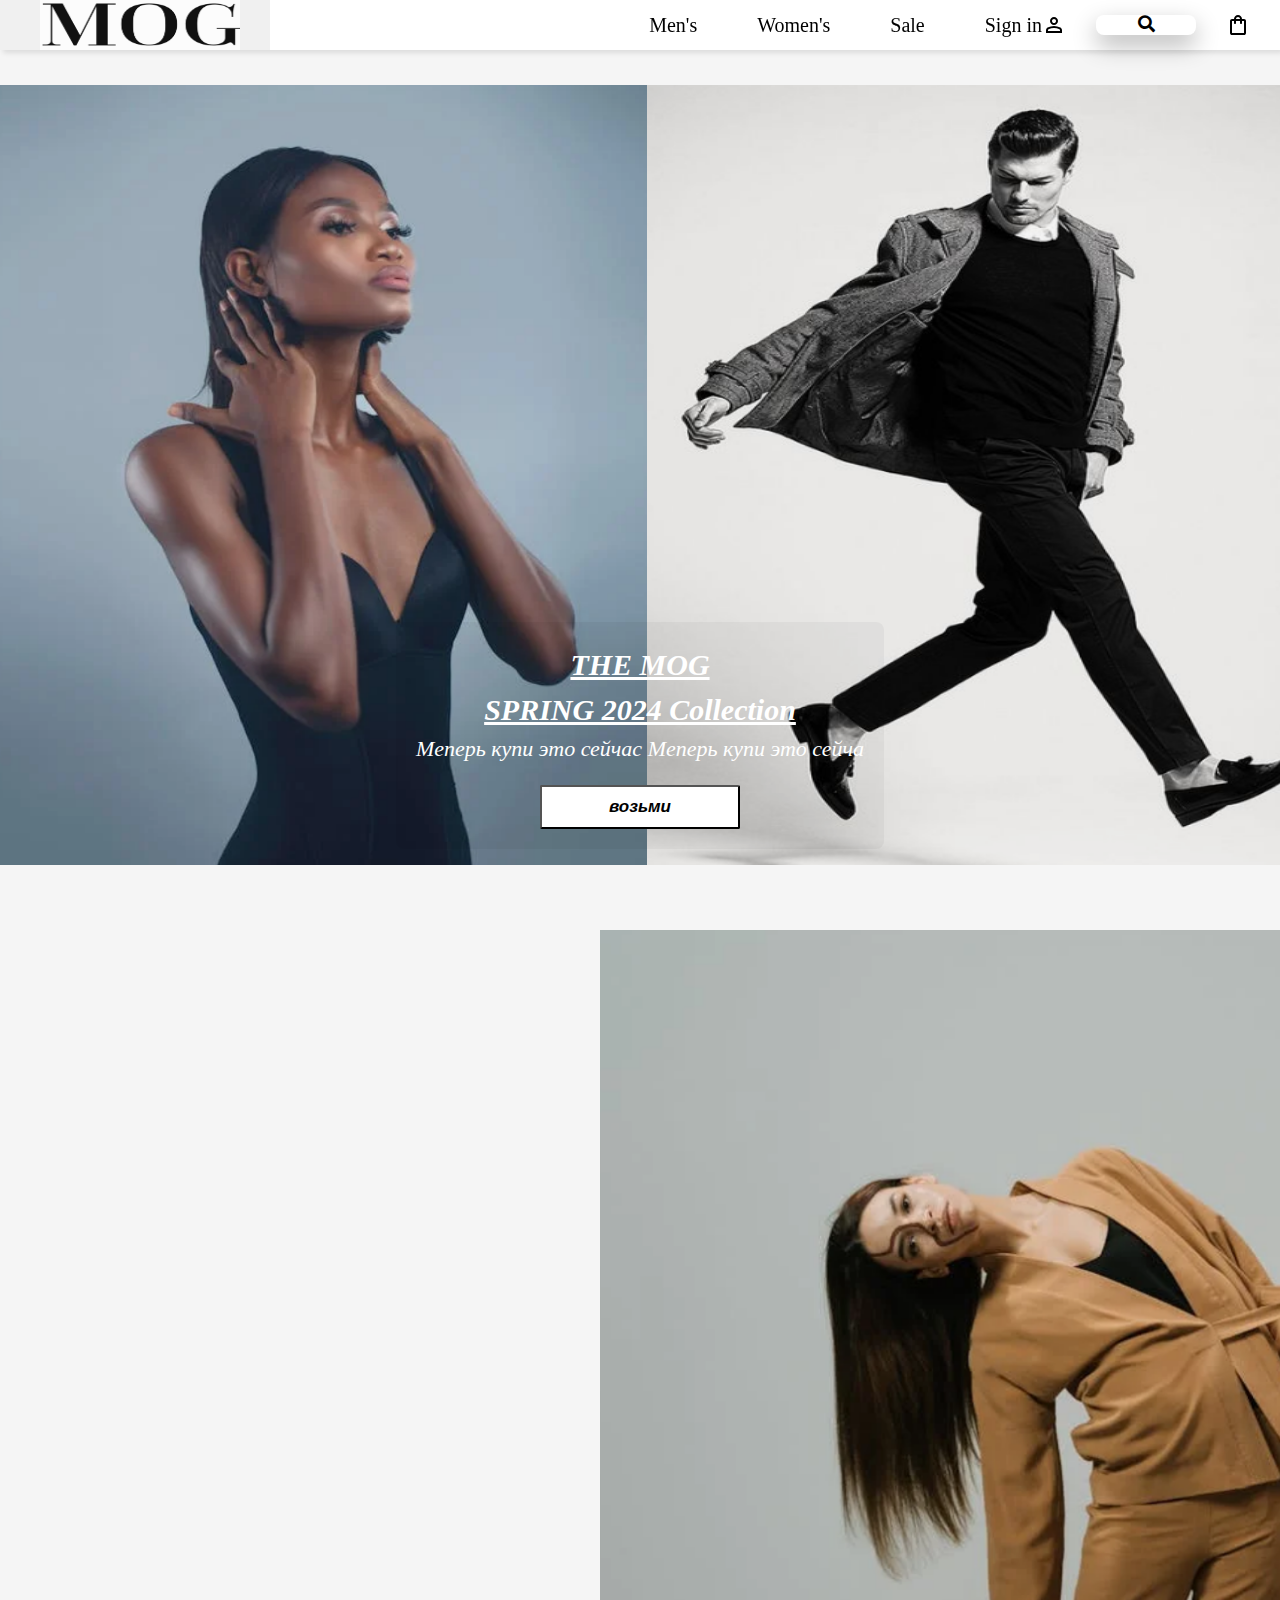
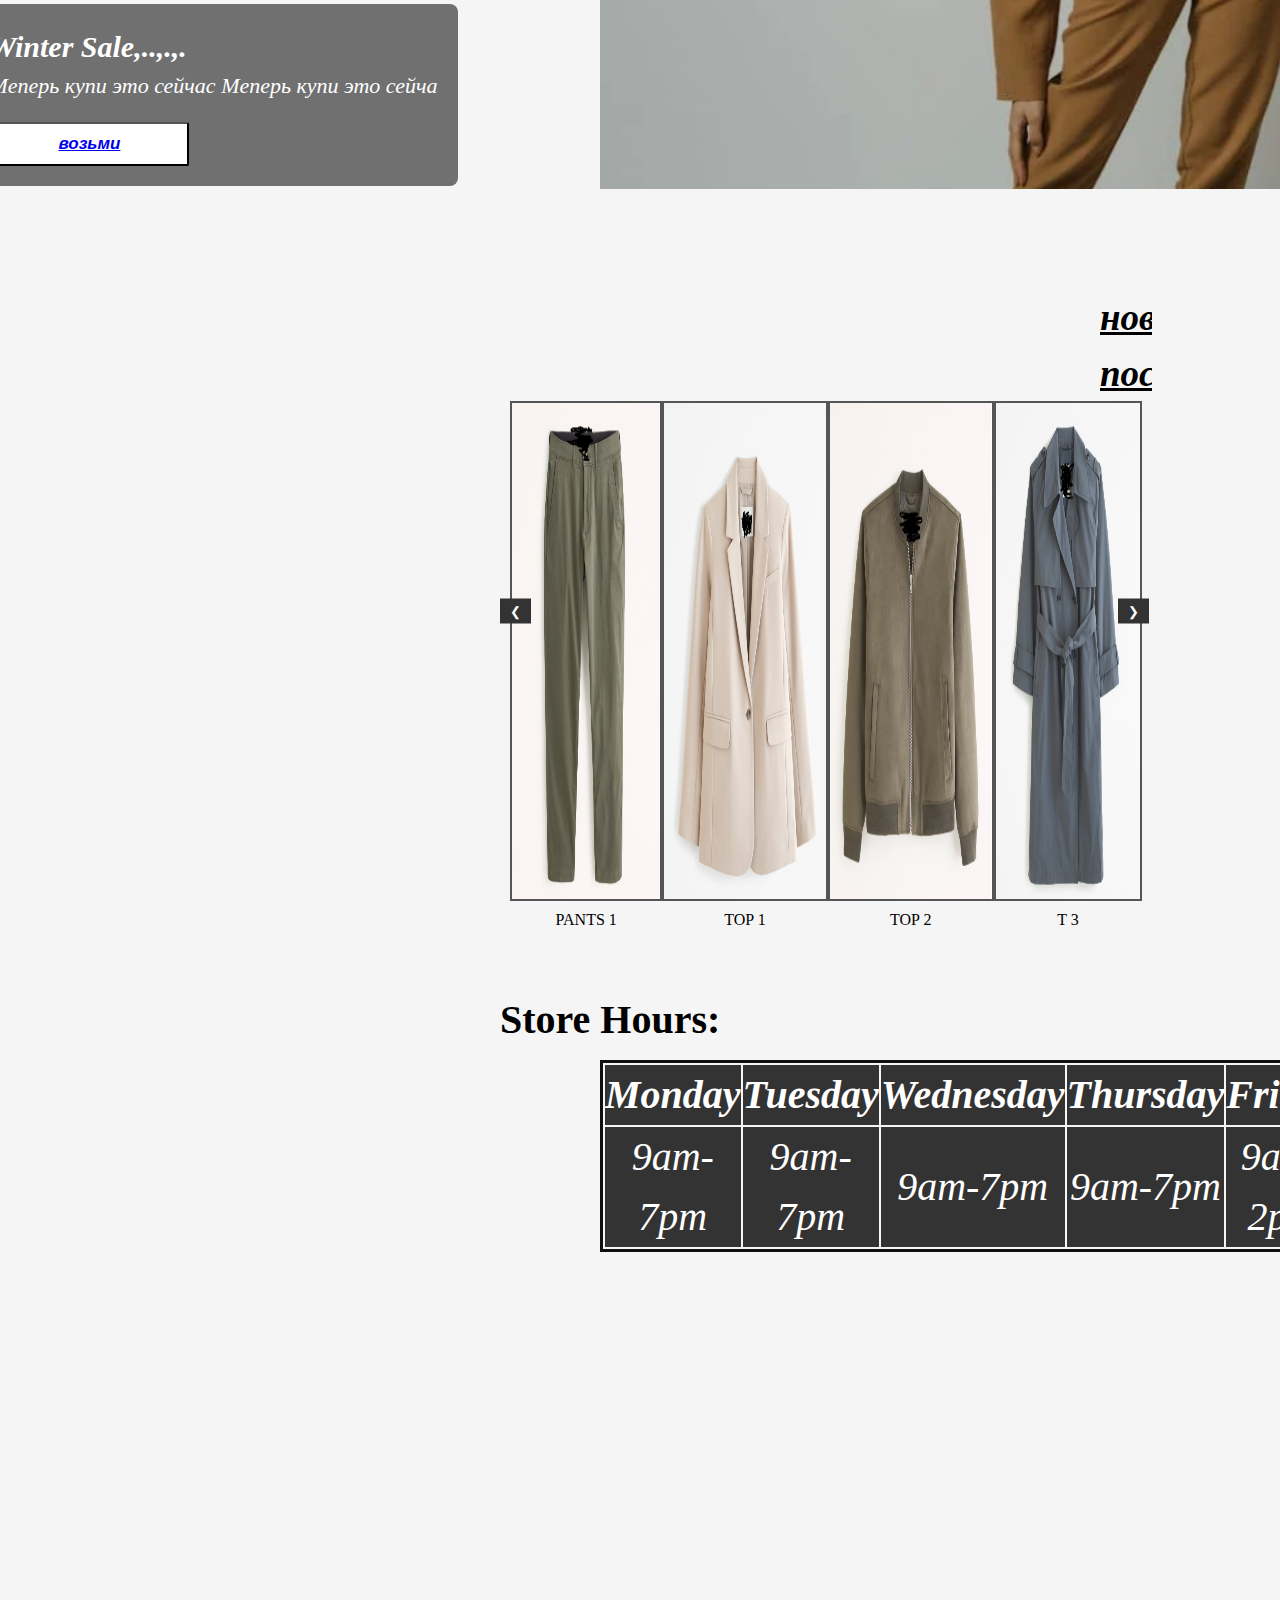
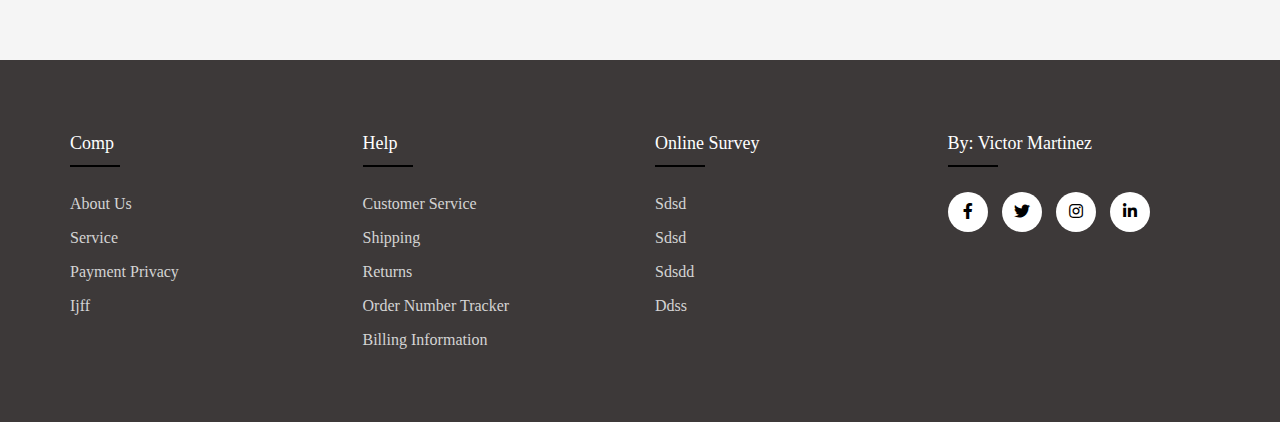
<file: pj_1/cloth/index.html>
<!DOCTYPE html>
<html lang="en">
<head>
    <meta charset="UTF-8">
    <meta name="viewport" content="width=device-width, initial-scale=1.0">
    <title>Shop</title>
    <link href="main.css" rel="stylesheet" type="text/css">
    <link
    rel="stylesheet"
    href="https://cdnjs.cloudflare.com/ajax/libs/font-awesome/5.15.3/css/all.min.css"
  />
   <link href="footer.css" rel="stylesheet" type="text/css">
</head>
<body>
    <nav>
        <ul>
            <li><a href="index.html"><img id="logo"src="imgs/logo.png" alt="logo"></a></li>
            <li><a href="men/men.html">Men's</a></li>
            <li><a href="woman/women.html">Women's</a></li>
            <li><a href="Sale/sale.html">Sale</a></li>
            <li><a href="#">Sign in<svg xmlns="http://www.w3.org/2000/svg" height="24" viewBox="0 -960 960 960" width="24"><path d="M480-480q-66 0-113-47t-47-113q0-66 47-113t113-47q66 0 113 47t47 113q0 66-47 113t-113 47ZM160-160v-112q0-34 17.5-62.5T224-378q62-31 126-46.5T480-440q66 0 130 15.5T736-378q29 15 46.5 43.5T800-272v112H160Zm80-80h480v-32q0-11-5.5-20T700-306q-54-27-109-40.5T480-360q-56 0-111 13.5T260-306q-9 5-14.5 14t-5.5 20v32Zm240-320q33 0 56.5-23.5T560-640q0-33-23.5-56.5T480-720q-33 0-56.5 23.5T400-640q0 33 23.5 56.5T480-560Zm0-80Zm0 400Z"/></svg></a></li>
            <li>
                <div class="search">
                    <input type="text" class="input" placeholder="Search.." autofocus>
                    <button class="btn" autofocus>
                        <i class="fas fa-search"></i>
                    </button>
                </div>
            </li>
            <li onclick=checkOut()><a href="#"><svg xmlns="http://www.w3.org/2000/svg" height="24" viewBox="0 -960 960 960" width="24"><path d="M240-80q-33 0-56.5-23.5T160-160v-480q0-33 23.5-56.5T240-720h80q0-66 47-113t113-47q66 0 113 47t47 113h80q33 0 56.5 23.5T800-640v480q0 33-23.5 56.5T720-80H240Zm0-80h480v-480h-80v80q0 17-11.5 28.5T600-520q-17 0-28.5-11.5T560-560v-80H400v80q0 17-11.5 28.5T360-520q-17 0-28.5-11.5T320-560v-80h-80v480Zm160-560h160q0-33-23.5-56.5T480-800q-33 0-56.5 23.5T400-720ZM240-160v-480 480Z"/></svg></a></li>
        </ul>

        <ul class="CO">
            <li onclick=closeCo()><a href="#"><svg xmlns="http://www.w3.org/2000/svg" height="27" viewBox="0 -960 960 960" width="27"><path d="M400-120 160-360l241-241 56 57-144 144h367v-400h80v480H313l144 143-57 57Z"/></svg></a></li>
            <li><span id = "cartInfo">Buy Something.....</span> </li>
            <li>
                <div class="container3">
                    <h1>Free Shipping:</h1>
                    <div class="progressC">
                        <div class="progress" id="progress"></div>
                        <div class="circle active">$0.0</div>
                        <div class="circle">$25.00</div>
                        <div class="circle">$50.00</div>
                        <div class="circle">$100.00</div>
                    </div>
            
                <button class="btn3" id="prev" disabled>-1</button>
                <button class="btn3" id="next">+1</button>
                </div>
            </li>
            <li><button class="submitB" type="submit">Check Out</button></li>
        </ul>
    </nav>




    <div class="main-content">
        <div class="photoG">
            <div class="picP">
                <img src ="imgCloth/model3.PNG" height="780px" width="600px" >
            </div>
            <div class="picP">
                <img src ="imgCloth/model5.PNG" height="780px" width="900px">
            </div>
        </div>
    
    
        <div class="photoG2">
            <div class="picP2">
                <img src ="imgCloth/model2.PNG" height="780px" width="440px" >
            </div>
    
            <div class="picP2">
                <img src ="imgCloth/model6.PNG" height="780px" width="450px">
            </div>
        </div>
    
        <div class="picContainer">
            <div class="text-overlay" id="textOverlay1">
                <h1><span id="2">THE MOG </span></h1>
                <h3><span id="3">SPRING 2024 Collection</span></h3>
                <p>Mеперь купи это сейчас Mеперь купи это сейча </p>
                <button id="textB">возьми</button>
            </div>
        </div>
    
    
    
        <div class="singleImage">
            <img src="imgCloth/runway.PNG" alt="accessory promotion" width="1390px">
        </div>
    
        <div class="picContainer2">
            <div class="text-overlay2" id="textOverlay2">
                <h2><span id="2">Winter Sale,..,.,. </span></h2>
                <p>Mеперь купи это сейчас Mеперь купи это сейча </p>
                <button id="textB"><a href="../Sale/sale.html">возьми</a></button>
            </div>
        </div>
    
    
        <div class="slider-container">
            <h1>новые поступления</h1>
            <div class="slider-wrapper">
                <div class="slide">
                    <img src="imgCloth/pants1.PNG" alt="Image 1" onmouseover="changeImage(this)" onmouseout="restoreImage(this)">
                    <p>PANTS 1</p>
                </div>
                <div class="slide">
                    <img src="imgCloth/wtop1.PNG" alt="Image 2" onmouseover="changeImage2(this)" onmouseout="restoreImage2(this)">
                    <p>TOP 1</p>
                </div>
                <div class="slide">
                    <img src="imgCloth/top2.PNG" alt="Image 3" onmouseover="changeImage3(this)" onmouseout="restoreImage3(this)">
                    <p>TOP 2</p>
                </div>
                <div class="slide">
                    <img src="imgCloth/wtop2.PNG" alt="Image 4" onmouseover="changeImage4(this)" onmouseout="restoreImage4(this)">
                    <p>T 3</p>
                </div>
            </div>
            <div class="slider-controls">
                <button onclick="prevSlide()">&#10094;</button>
                <button onclick="nextSlide()">&#10095;</button>
            </div>
        </div>

    </div>


    <h2 class="sH">Store Hours: </h2>
    <table class="Ta">
        <tr>
            <th>Monday</th>
            <th>Tuesday</th>
            <th>Wednesday</th>
            <th>Thursday</th>
            <th>Friday</th>
            <th>Saturday</th>
            <th>Sunday</th>
        </tr>
        <tr>
            <td>9am-7pm</td>
            <td>9am-7pm</td>
            <td>9am-7pm</td>
            <td>9am-7pm</td>
            <td>9am-2pm</td>
            <td>CLOSED</td>
            <td>CLOSED</td>
        </tr>

    </table>


    <br> 
    <br>
    <br>
    <br>
    <br>
    <br>
    <br>
    <br>
    <br>
    <br>
    <br>
    <br>
    <br>
    <br>
    <br>
    <br>
    <br>

    <footer class="footer">
        <div class="fcontainer">
            <div class="row">
                <div class="footer-col">
                    <h4>Comp</h4>
                    <ul>
                        <li><a href="#">About Us</a></li>
                        <li><a href="#">Service</a></li>
                        <li><a href="#">Payment privacy</a></li>
                        <li><a href="#">ijff</a></li>
                    </ul>
                </div>

                <div class="footer-col">
                    <h4>help</h4>
                    <ul>
                        <li><a href="#">Customer Service </a></li>
                        <li><a href="#">Shipping</a></li>
                        <li><a href="#">Returns</a></li>
                        <li><a href="#">Order Number Tracker</a></li>
                        <li><a href="#">Billing information</a></li>
                    </ul>
                </div>

                <div class="footer-col">
                    <h4>online survey</h4>
                    <ul>
                        <li><a href="#">sdsd</a></li>
                        <li><a href="#">sdsd</a></li>
                        <li><a href="#">sdsdd</a></li>
                        <li><a href="#">ddss</a></li>
                    </ul>
                </div>

                <div class="footer-col">
                    <h4>By: Victor Martinez</h4>
                    <div class="social-links">
                        <a href="#"><i class="fab fa-facebook-f"></i></a>
                        <a href="#"><i class="fab fa-twitter"></i></a>
                        <a href="#"><i class="fab fa-instagram"></i></a>
                        <a href="#"><i class="fab fa-linkedin-in"></i></a>
                    </div>
                </div>
            </div>
        </div>
    </footer>



    <script src="main.js"></script>
</body>
</html>
</file>
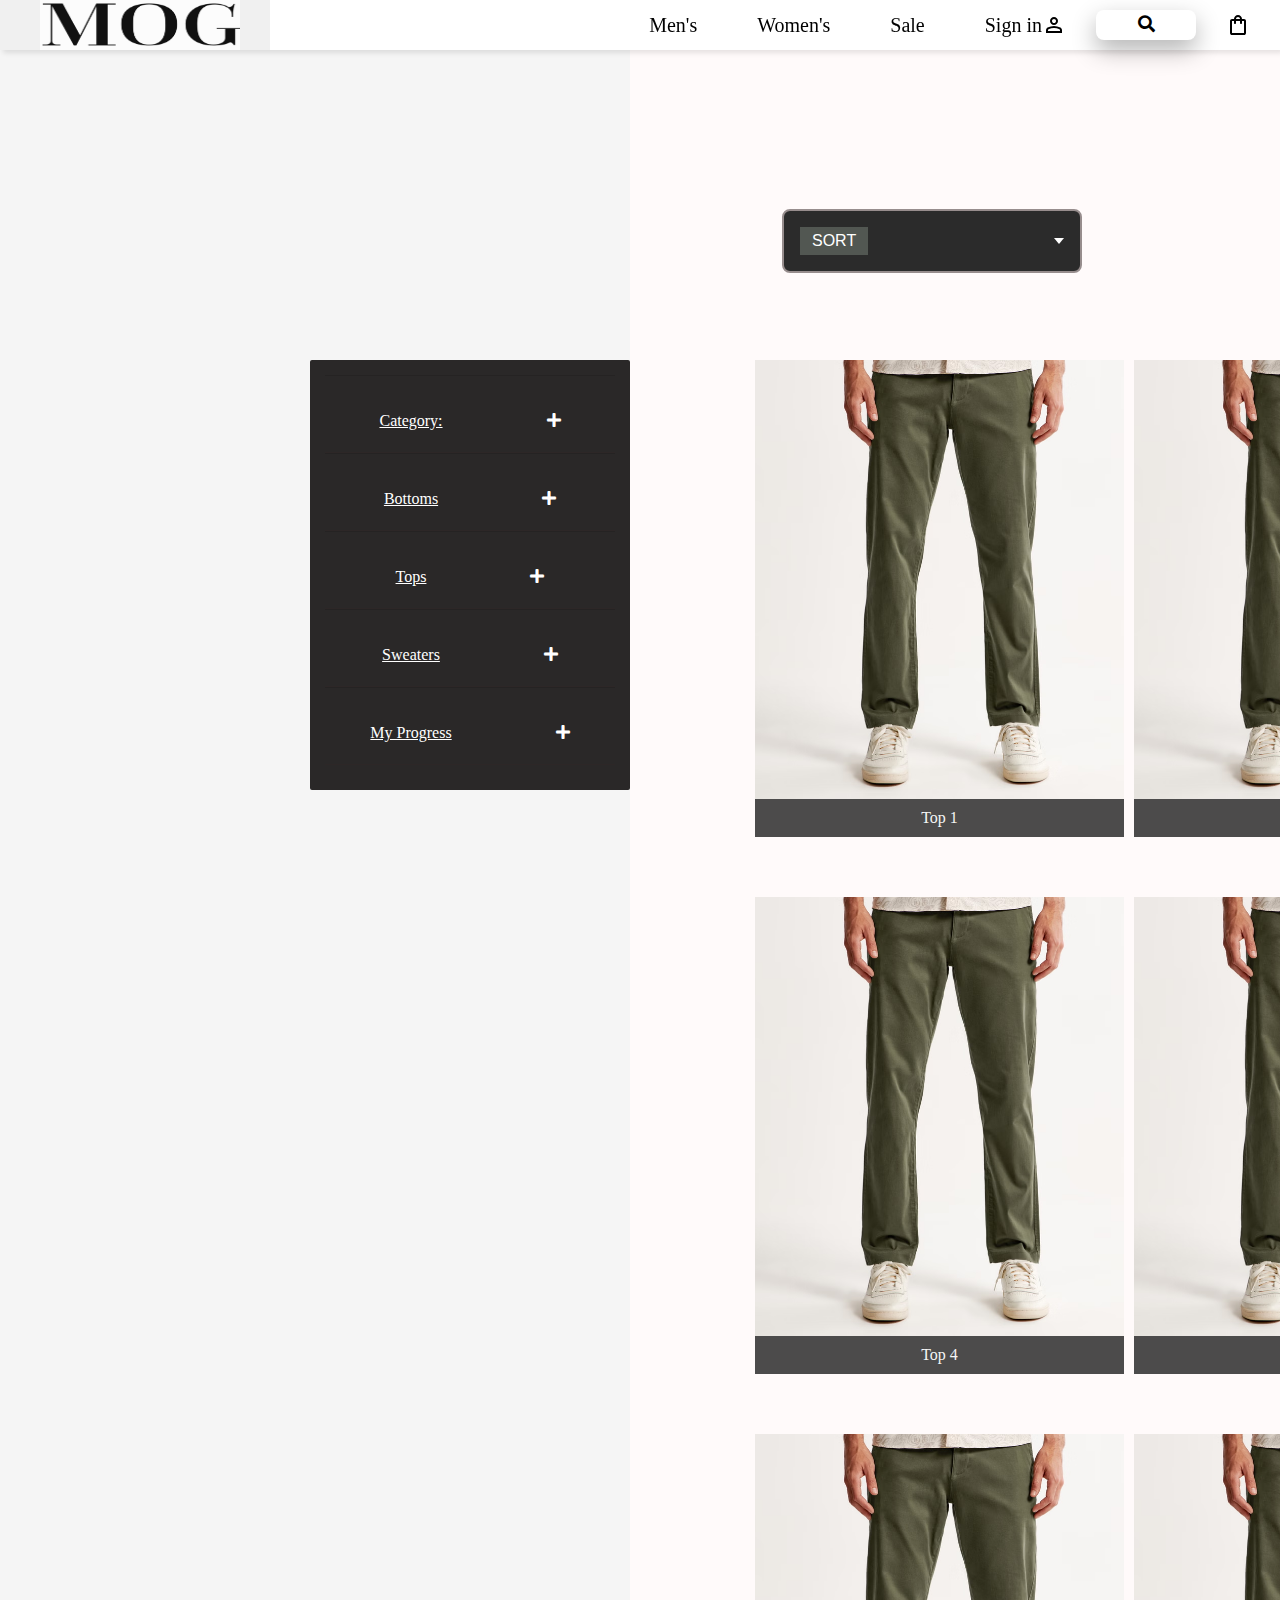
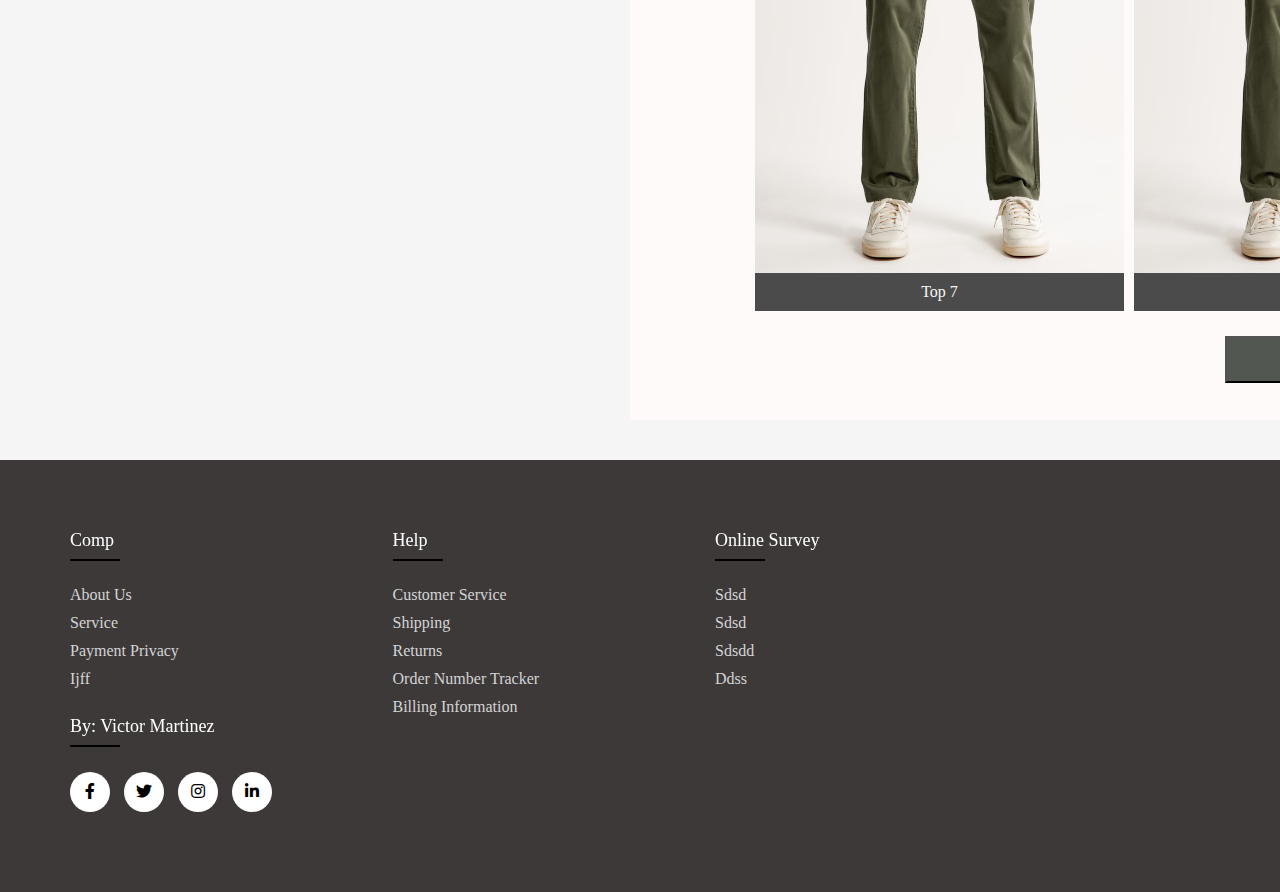
<file: pj_1/cloth/men/men.html>
<!DOCTYPE html>
<html lang="en">
<head>
    <meta charset="UTF-8">
    <meta name="viewport" content="width=device-width, initial-scale=1.0">
    <title>Men</title>
    <link href="men.css" rel="stylesheet" type="text/css">
    <link
    rel="stylesheet"
    href="https://cdnjs.cloudflare.com/ajax/libs/font-awesome/5.15.3/css/all.min.css"
  />
</head>
<body>
    <nav>
        <ul>
            <li><a href="../index.html"><img id="logo"src="../imgs/logo.png" alt="Checkout Bag"></a></li>
            <li><a href="men.html">Men's</a></li>
            <li><a href="../woman/women.html">Women's</a></li>
            <li><a href="../Sale/sale.html">Sale</a></li>
            <li><a href="#">Sign in<svg xmlns="http://www.w3.org/2000/svg" height="24" viewBox="0 -960 960 960" width="24"><path d="M480-480q-66 0-113-47t-47-113q0-66 47-113t113-47q66 0 113 47t47 113q0 66-47 113t-113 47ZM160-160v-112q0-34 17.5-62.5T224-378q62-31 126-46.5T480-440q66 0 130 15.5T736-378q29 15 46.5 43.5T800-272v112H160Zm80-80h480v-32q0-11-5.5-20T700-306q-54-27-109-40.5T480-360q-56 0-111 13.5T260-306q-9 5-14.5 14t-5.5 20v32Zm240-320q33 0 56.5-23.5T560-640q0-33-23.5-56.5T480-720q-33 0-56.5 23.5T400-640q0 33 23.5 56.5T480-560Zm0-80Zm0 400Z"/></svg></a></li>
            <li>
                <div class="search">
                    <input type="text" class="input" placeholder="Search.." autofocus>
                    <button class="btn" autofocus>
                        <i class="fas fa-search"></i>
                    </button>
                </div>
            </li>
            <li onclick=checkOut()><a href="#"><svg xmlns="http://www.w3.org/2000/svg" height="24" viewBox="0 -960 960 960" width="24"><path d="M240-80q-33 0-56.5-23.5T160-160v-480q0-33 23.5-56.5T240-720h80q0-66 47-113t113-47q66 0 113 47t47 113h80q33 0 56.5 23.5T800-640v480q0 33-23.5 56.5T720-80H240Zm0-80h480v-480h-80v80q0 17-11.5 28.5T600-520q-17 0-28.5-11.5T560-560v-80H400v80q0 17-11.5 28.5T360-520q-17 0-28.5-11.5T320-560v-80h-80v480Zm160-560h160q0-33-23.5-56.5T480-800q-33 0-56.5 23.5T400-720ZM240-160v-480 480Z"/></svg></a></li>
        </ul>

        <ul class="CO">
            <li onclick=closeCo()><a href="#"><svg xmlns="http://www.w3.org/2000/svg" height="27" viewBox="0 -960 960 960" width="27"><path d="M400-120 160-360l241-241 56 57-144 144h367v-400h80v480H313l144 143-57 57Z"/></svg></a></li>
            <li><span id = "cartInfo">Buy Something or your.....</span> </li>
            <li>
                <div class="container3">
                    <h1>Free Shipping:</h1>
                    <div class="progressC">
                        <div class="progress" id="progress"></div>
                        <div class="circle active">$0.0</div>
                        <div class="circle">$25.00</div>
                        <div class="circle">$50.00</div>
                        <div class="circle">$100.00</div>
                    </div>
            
                <button class="btn3" id="prev" disabled>-1</button>
                <button class="btn3" id="next">+1</button>
                </div>
            </li>
            <li><button class="submitB" type="submit">Check Out</button></li>
        </ul>
    </nav>


    <div class="wrapper">
        <div class="side-nav">
            <ul>
                <li><a href="#intro"> Category: </a> <i class="fas fa-plus"></i></li>
                <li><a href="#intro"> Bottoms </a> <i class="fas fa-plus"></i></li>
                <li><a href="#intro"> Tops </a> <i class="fas fa-plus"></i></li>
                <li><a href="#intro"> Sweaters </a> <i class="fas fa-plus"></i></li>
                <li><a href="#progress"> My Progress</a> <i class="fas fa-plus"></i></li>
            </ul>
        </div>

        <div class="main-content">
            <section id="intro">
                <h2>Men</h2>

                <div class="dropdown">
                    <div class="select" id="sortButton">
                        <button class="dropbtn">SORT</button>
                        <div class="caret"></div>
                    </div>

                    <ul class="menu">
                        <li class="active"><a href="#">Low-High</a></li>
                        <li><a href="#">High-Low</a></li>
                    </ul>
                </div>

                <div class="container2">

                    <div class="gallery">
                        <img src="../imgCloth/manP1.PNG" alt="tester" onmouseover="changeImage(this)" onmouseout="restoreImage(this)">
                        <div class="item">Top 1</div>
                    </div>

                    <div class="gallery">
                        <img src="../imgCloth/manP1.PNG" alt="tester" onmouseover="changeImage(this)" onmouseout="restoreImage(this)">
                        <div class="item">Top 2</div>
                    </div>


                    <div class="gallery">
                        <img src="../imgCloth/manP1.PNG" alt="tester">
                        <div class="item">Top 3</div>
                    </div>

                    <div class="gallery">
                        <img src="../imgCloth/manP1.PNG" alt="tester" onmouseover="changeImage(this)" onmouseout="restoreImage(this)">
                        <div class="item">Top 4</div>
                    </div>

                    <div class="gallery">
                        <img src="../imgCloth/manP1.PNG" alt="tester" onmouseover="changeImage(this)" onmouseout="restoreImage(this)">
                        <div class="item">Top 5</div>
                    </div>


                    <div class="gallery">
                        <img src="../imgCloth/manP1.PNG" alt="tester" onmouseover="changeImage(this)" onmouseout="restoreImage(this)">
                        <div class="item">Top 6</div>
                    </div>

                    <div class="gallery">
                        <img src="../imgCloth/manP1.PNG" alt="tester" onmouseover="changeImage(this)" onmouseout="restoreImage(this)">
                        <div class="item">Top 7</div>
                    </div>

                    <div class="gallery">
                        <img src="../imgCloth/manP1.PNG" alt="tester" onmouseover="changeImage(this)" onmouseout="restoreImage(this)">
                        <div class="item">Top 8</div>
                    </div>

                    <div class="gallery">
                        <img src="../imgCloth/manP1.PNG" alt="tester" onmouseover="changeImage(this)" onmouseout="restoreImage(this)">
                        <div class="item">Top 9</div>
                    </div>
                </div>

                <div id="next">
                    <button>Next </button>
                </div>
            </section>
        </div>
    </div>




    <footer class="footer">

        <div class="fcontainer">
            <div class="row">
                <div class="footer-col">
                    <h4>Comp</h4>
                    <ul>
                        <li><a href="#">About Us</a></li>
                        <li><a href="#">Service</a></li>
                        <li><a href="#">Payment privacy</a></li>
                        <li><a href="#">ijff</a></li>
                    </ul>
                </div>

                <div class="footer-col">
                    <h4>help</h4>
                    <ul>
                        <li><a href="#">Customer Service </a></li>
                        <li><a href="#">Shipping</a></li>
                        <li><a href="#">Returns</a></li>
                        <li><a href="#">Order Number Tracker</a></li>
                        <li><a href="#">Billing information</a></li>
                    </ul>
                </div>

                <div class="footer-col">
                    <h4>online survey</h4>
                    <ul>
                        <li><a href="#">sdsd</a></li>
                        <li><a href="#">sdsd</a></li>
                        <li><a href="#">sdsdd</a></li>
                        <li><a href="#">ddss</a></li>
                    </ul>
                </div>

                <div class="footer-col">
                    <h4>By: Victor Martinez</h4>
                    <div class="social-links">
                        <a href="#"><i class="fab fa-facebook-f"></i></a>
                        <a href="#"><i class="fab fa-twitter"></i></a>
                        <a href="#"><i class="fab fa-instagram"></i></a>
                        <a href="#"><i class="fab fa-linkedin-in"></i></a>
                    </div>
                </div>
            </div>
        </div>


    </footer>


    <script src="men.js"></script>
</body>
</html>
</file>
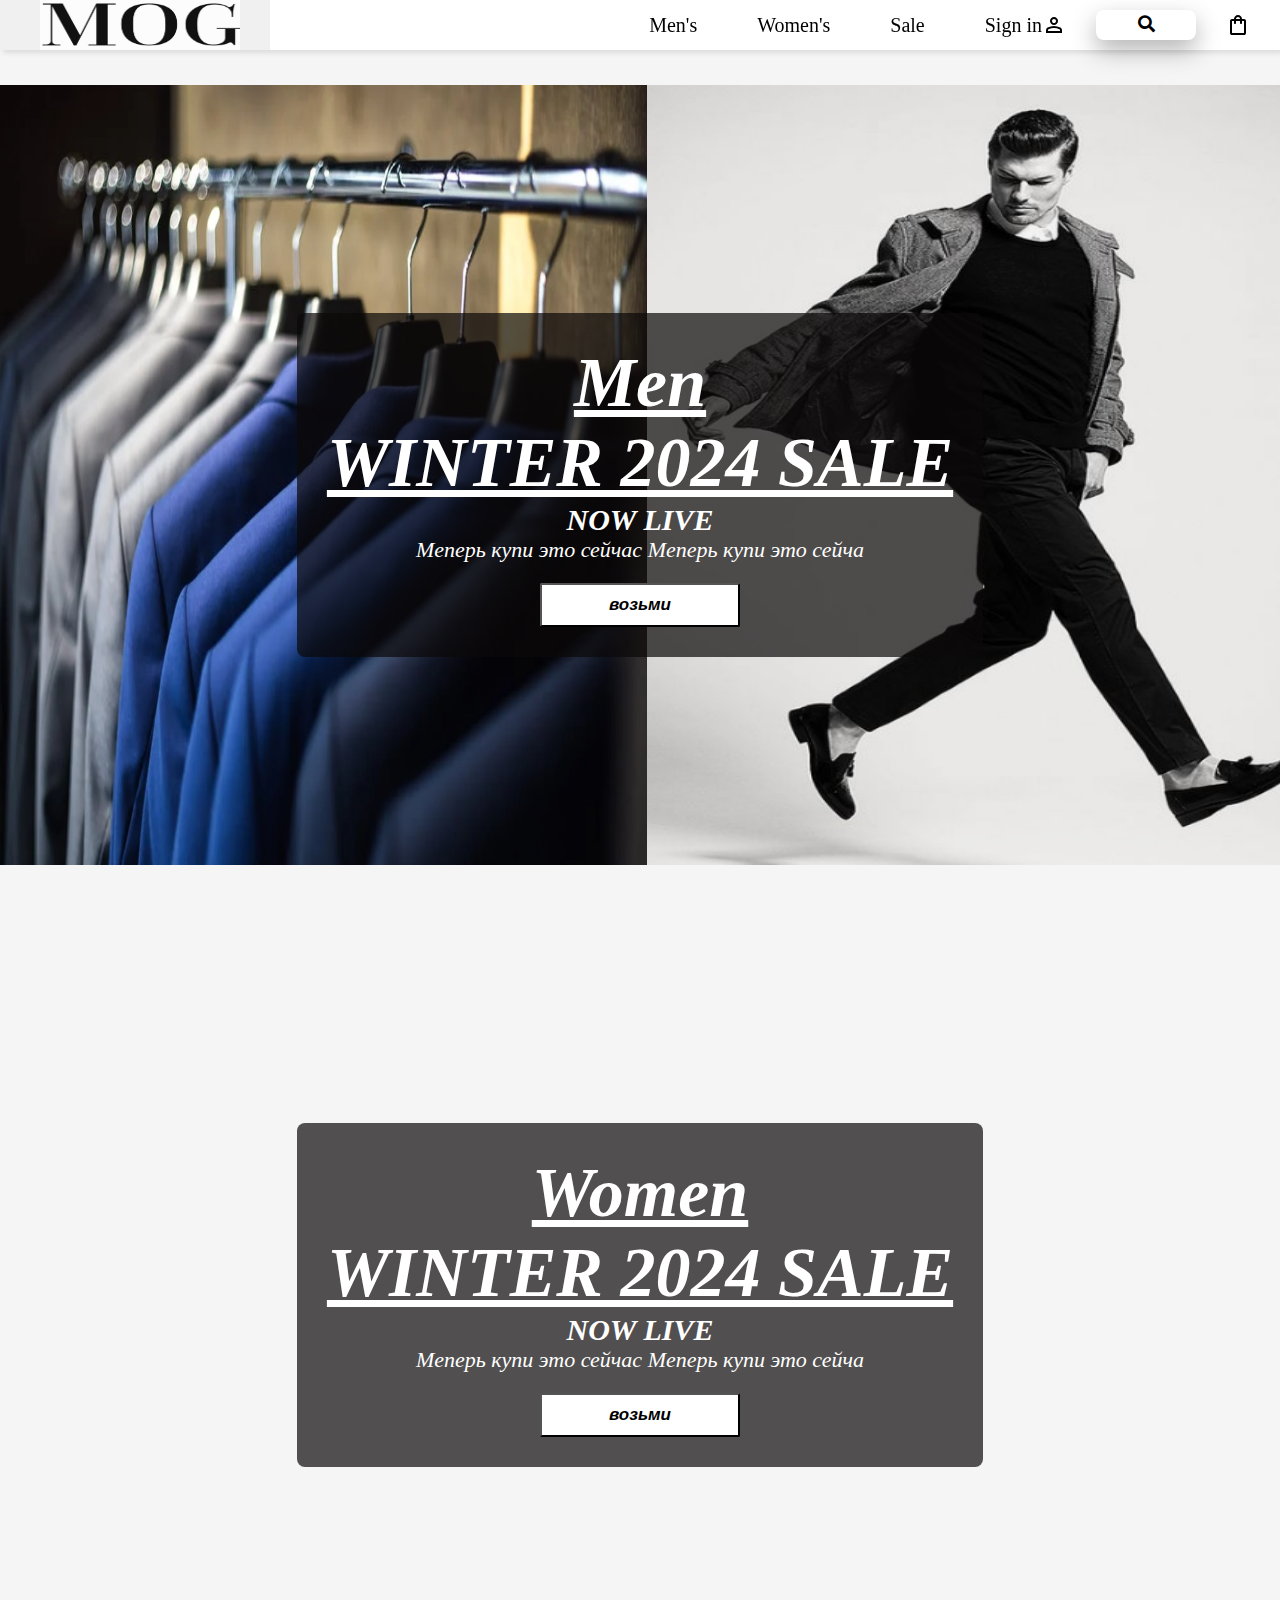
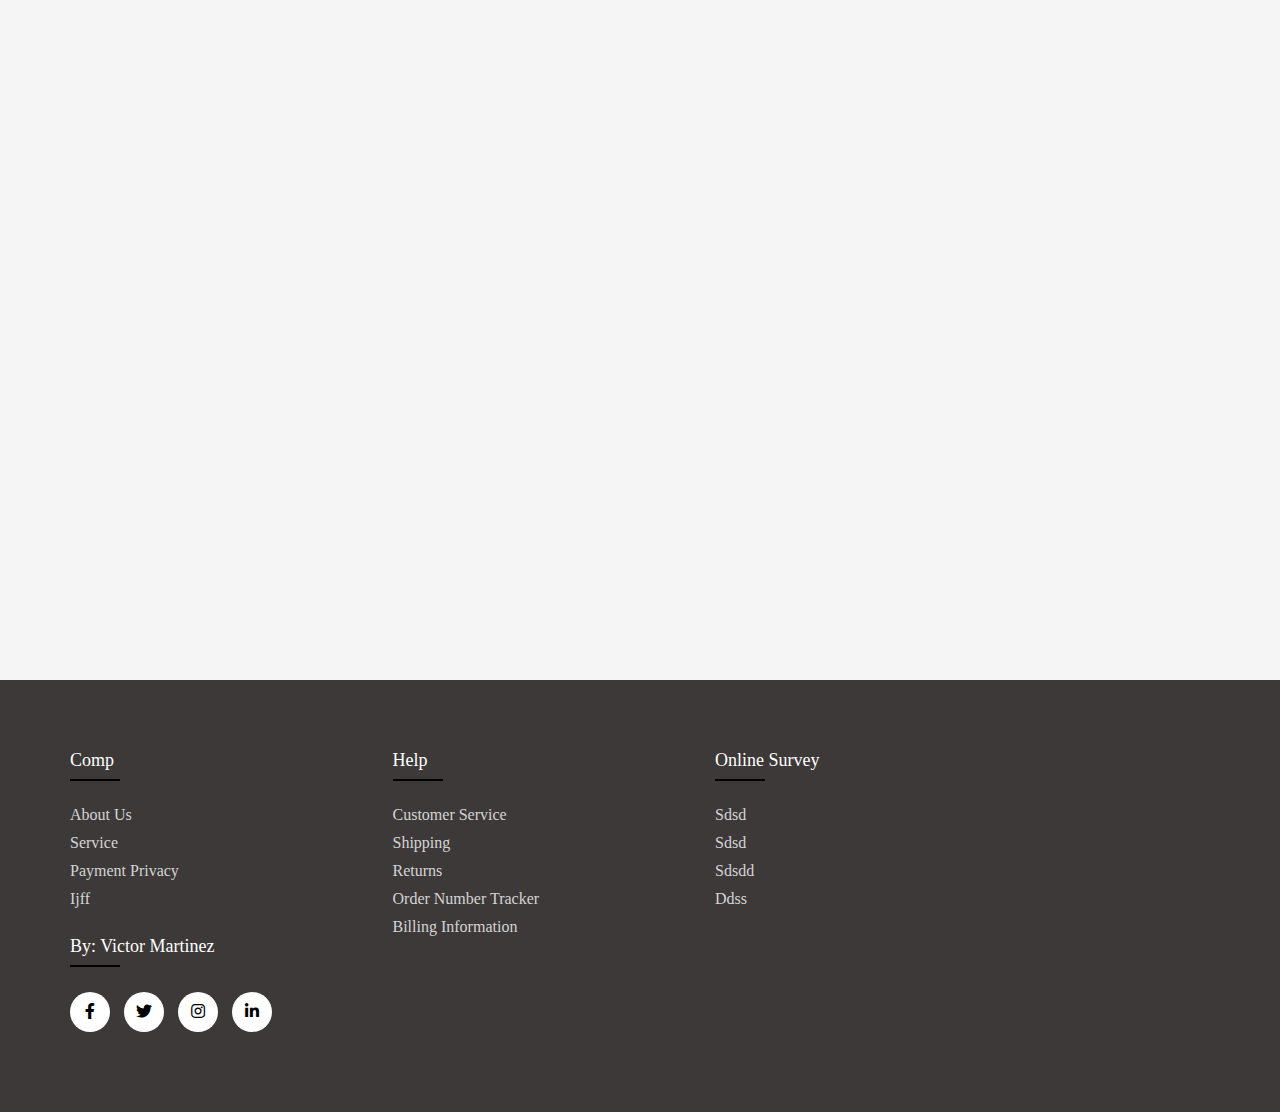
<file: pj_1/cloth/Sale/sale.html>
<!DOCTYPE html>
<html lang="en">
<head>
    <meta charset="UTF-8">
    <meta name="viewport" content="width=device-width, initial-scale=1.0">
    <title>Sale</title>
    <link href="sale.css" rel="stylesheet" type="text/css">
    <link
    rel="stylesheet"
    href="https://cdnjs.cloudflare.com/ajax/libs/font-awesome/5.15.3/css/all.min.css"
  />
</head>
</head>
<body>


    <nav>
        <ul>
            <li><a href="../index.html"><img id="logo"src="../imgs/logo.png" alt="Checkout Bag"></a></li>
            <li><a href="../men/men.html">Men's</a></li>
            <li><a href="../woman/women.html">Women's</a></li>
            <li><a href="sale.html">Sale</a></li>
            <li><a href="#">Sign in<svg xmlns="http://www.w3.org/2000/svg" height="24" viewBox="0 -960 960 960" width="24"><path d="M480-480q-66 0-113-47t-47-113q0-66 47-113t113-47q66 0 113 47t47 113q0 66-47 113t-113 47ZM160-160v-112q0-34 17.5-62.5T224-378q62-31 126-46.5T480-440q66 0 130 15.5T736-378q29 15 46.5 43.5T800-272v112H160Zm80-80h480v-32q0-11-5.5-20T700-306q-54-27-109-40.5T480-360q-56 0-111 13.5T260-306q-9 5-14.5 14t-5.5 20v32Zm240-320q33 0 56.5-23.5T560-640q0-33-23.5-56.5T480-720q-33 0-56.5 23.5T400-640q0 33 23.5 56.5T480-560Zm0-80Zm0 400Z"/></svg></a></li>
            <li>
                <div class="search">
                    <input type="text" class="input" placeholder="Search.." autofocus>
                    <button class="btn" autofocus>
                        <i class="fas fa-search"></i>
                    </button>
                </div>
            </li>
            <li onclick=checkOut()><a href="#"><svg xmlns="http://www.w3.org/2000/svg" height="24" viewBox="0 -960 960 960" width="24"><path d="M240-80q-33 0-56.5-23.5T160-160v-480q0-33 23.5-56.5T240-720h80q0-66 47-113t113-47q66 0 113 47t47 113h80q33 0 56.5 23.5T800-640v480q0 33-23.5 56.5T720-80H240Zm0-80h480v-480h-80v80q0 17-11.5 28.5T600-520q-17 0-28.5-11.5T560-560v-80H400v80q0 17-11.5 28.5T360-520q-17 0-28.5-11.5T320-560v-80h-80v480Zm160-560h160q0-33-23.5-56.5T480-800q-33 0-56.5 23.5T400-720ZM240-160v-480 480Z"/></svg></a></li>
        </ul>

        <ul class="CO">
            <li onclick=closeCo()><a href="#"><svg xmlns="http://www.w3.org/2000/svg" height="27" viewBox="0 -960 960 960" width="27"><path d="M400-120 160-360l241-241 56 57-144 144h367v-400h80v480H313l144 143-57 57Z"/></svg></a></li>
            <li><span id = "cartInfo">Buy Something.....</span> </li>
            <li><button class="submitB" type="submit">Check Out</button></li>
        </ul>
    </nav>




    <div class="s1">

        <div class="photoG">
            <div class="picP">
                <img src ="../imgCloth/saleM.PNG" height="780px" width="600px" >
            </div>
            <div class="picP">
                <img src ="../imgCloth/saleM2.PNG" height="780px" width="900px">
            </div>
        </div>
    
    
        <div class="photoG2">
            <div class="picP2">
                <img src ="../imgCloth/model2.PNG" height="780px" width="440px" >
            </div>
    
            <div class="picP2">
                <img src ="../imgCloth/model6.PNG" height="780px" width="450px">
            </div>
        </div>
    
        <div class="picContainer">
            <div class="text-overlay" id="textOverlay1">
                <!-- <h3><span id="3">NEW</span></h3> -->
                <h1><span id="2">Men </span></h1>
                <h1><span id="2">WINTER 2024 SALE </span></h1>
                <h3><span id="3">NOW LIVE</span></h3>
                <p>Mеперь купи это сейчас Mеперь купи это сейча </p>
                <button id="textB">возьми</button>
            </div>
        </div>
    

    </div>




    <div class="s2">

        <div class="photoG">
            <div class="picP">
                <img src ="../imgCloth/model3.PNG" height="780px" width="600px" >
            </div>
            <div class="picP">
                <img src ="../imgCloth/model5.PNG" height="780px" width="900px">
            </div>
        </div>
    
    
        <div class="photoG2">
            <div class="picP2">
                <img src ="../imgCloth/women4.PNG" height="780px" width="440px" >
            </div>
    
            <div class="picP2">
                <img src ="../imgCloth/women3.PNG" height="780px" width="450px">
            </div>
        </div>
    
        <div class="picContainer">
            <div class="text-overlay" id="textOverlay1">
                <!-- <h3><span id="3">NEW</span></h3> -->
                <h1><span id="2">Women </span></h1>
                <h1><span id="2">WINTER 2024 SALE </span></h1>
                <h3><span id="3">NOW LIVE</span></h3>
                <p>Mеперь купи это сейчас Mеперь купи это сейча </p>
                <button id="textB">возьми</button>
            </div>
        </div>
    

    </div>



    <footer class="footer">

        <div class="fcontainer">
            <div class="row">
                <div class="footer-col">
                    <h4>Comp</h4>
                    <ul>
                        <li><a href="#">About Us</a></li>
                        <li><a href="#">Service</a></li>
                        <li><a href="#">Payment privacy</a></li>
                        <li><a href="#">ijff</a></li>
                    </ul>
                </div>

                <div class="footer-col">
                    <h4>help</h4>
                    <ul>
                        <li><a href="#">Customer Service </a></li>
                        <li><a href="#">Shipping</a></li>
                        <li><a href="#">Returns</a></li>
                        <li><a href="#">Order Number Tracker</a></li>
                        <li><a href="#">Billing information</a></li>
                    </ul>
                </div>

                <div class="footer-col">
                    <h4>online survey</h4>
                    <ul>
                        <li><a href="#">sdsd</a></li>
                        <li><a href="#">sdsd</a></li>
                        <li><a href="#">sdsdd</a></li>
                        <li><a href="#">ddss</a></li>
                    </ul>
                </div>

                <div class="footer-col">
                    <h4>By: Victor Martinez</h4>
                    <div class="social-links">
                        <a href="#"><i class="fab fa-facebook-f"></i></a>
                        <a href="#"><i class="fab fa-twitter"></i></a>
                        <a href="#"><i class="fab fa-instagram"></i></a>
                        <a href="#"><i class="fab fa-linkedin-in"></i></a>
                    </div>
                </div>

            </div>
        </div>


    </footer>
   


    <script src="sale.js"></script>
</body>
</html>
</file>
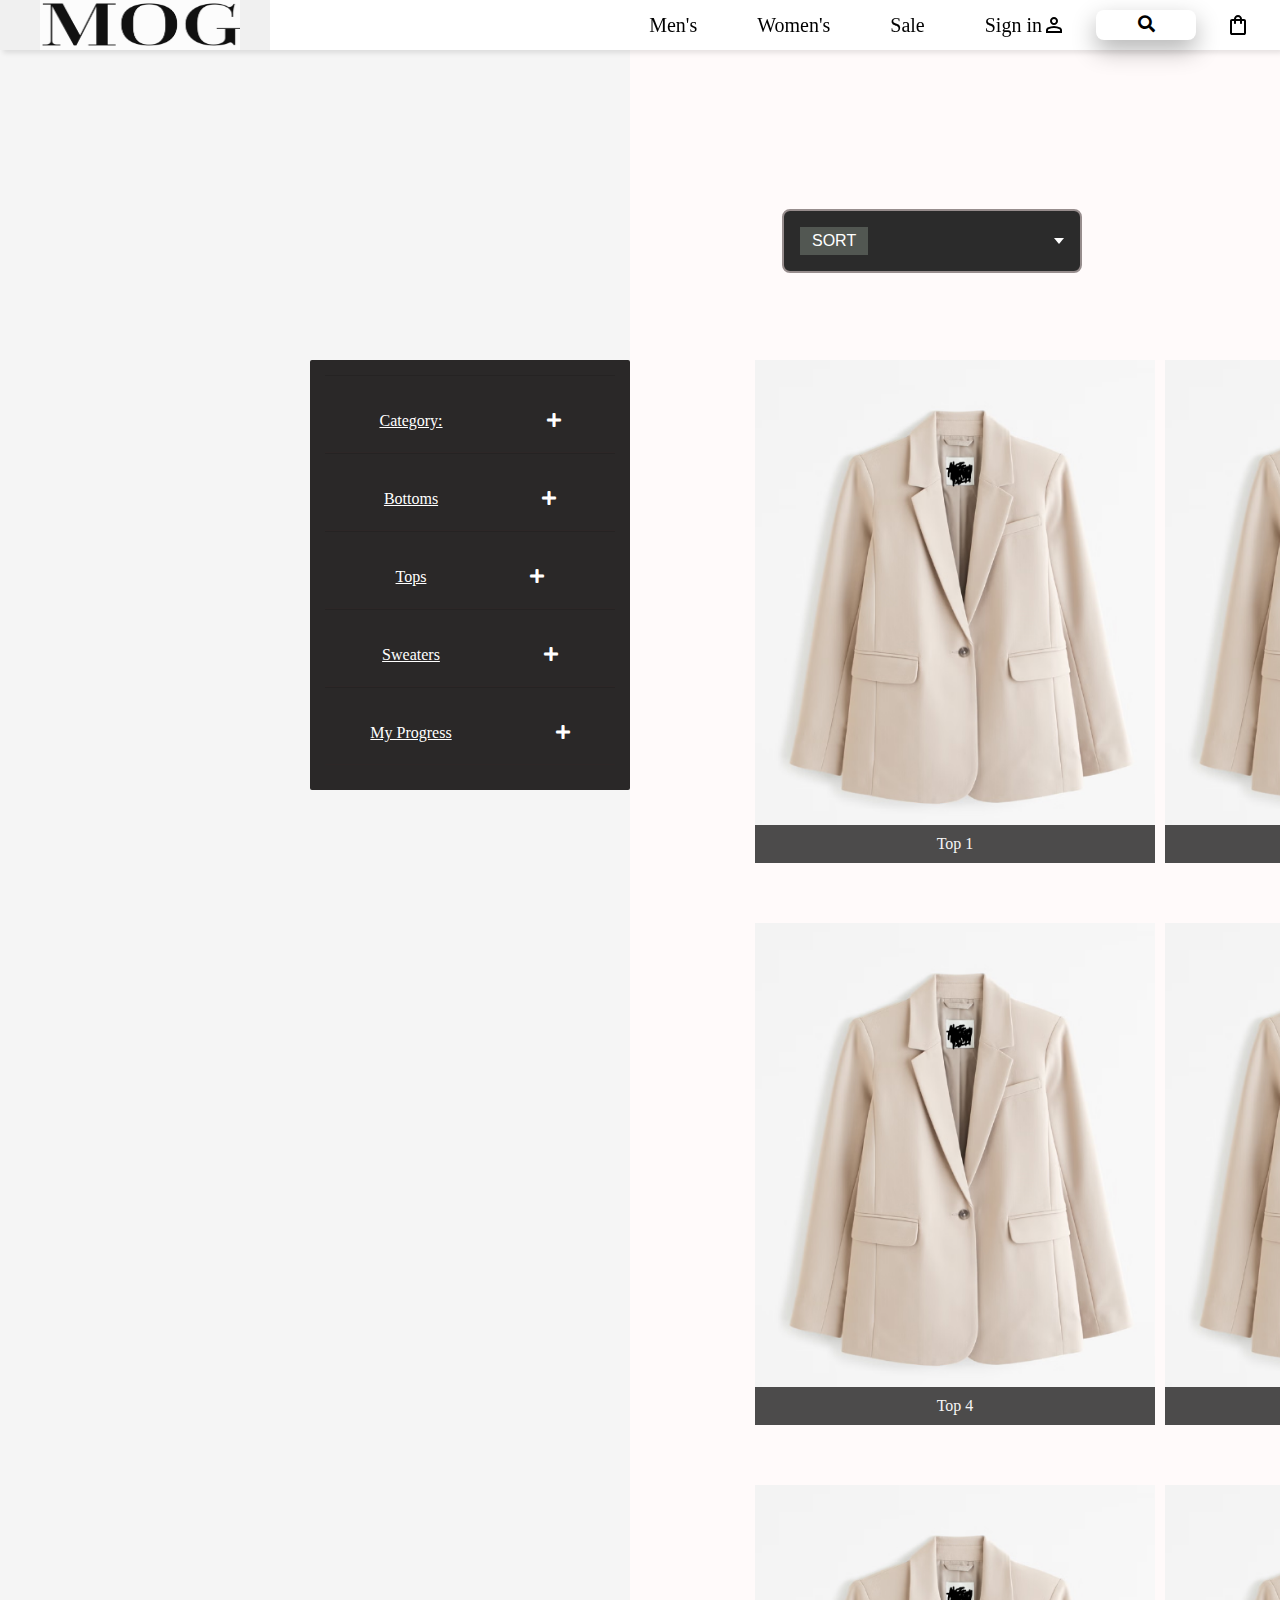
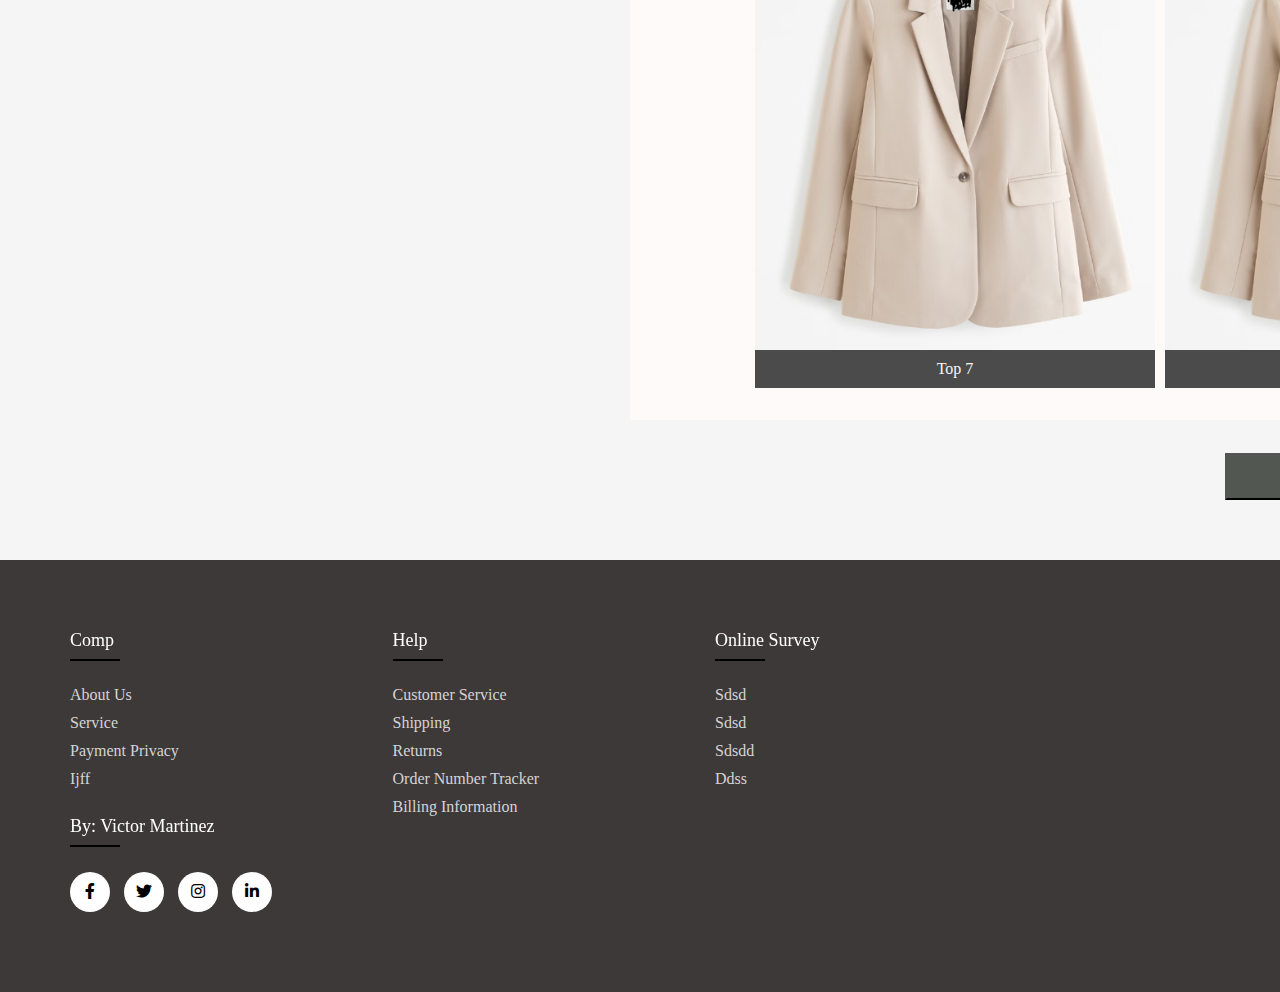
<file: pj_1/cloth/woman/women.html>
<!DOCTYPE html>
<html lang="en">
<head>
    <meta charset="UTF-8">
    <meta name="viewport" content="width=device-width, initial-scale=1.0">
    <title>Women</title>
    <link href="women.css" rel="stylesheet" type="text/css">
    <link
    rel="stylesheet"
    href="https://cdnjs.cloudflare.com/ajax/libs/font-awesome/5.15.3/css/all.min.css"
  />
</head>
<body>

    <nav>
        <ul>
            <li><a href="../index.html"><img id="logo"src="../imgs/logo.png" alt="Checkout Bag"></a></li>
            <li><a href="../men/men.html">Men's</a></li>
            <li><a href="women.html">Women's</a></li>
            <li><a href="../Sale/sale.html">Sale</a></li>
            <li><a href="#">Sign in<svg xmlns="http://www.w3.org/2000/svg" height="24" viewBox="0 -960 960 960" width="24"><path d="M480-480q-66 0-113-47t-47-113q0-66 47-113t113-47q66 0 113 47t47 113q0 66-47 113t-113 47ZM160-160v-112q0-34 17.5-62.5T224-378q62-31 126-46.5T480-440q66 0 130 15.5T736-378q29 15 46.5 43.5T800-272v112H160Zm80-80h480v-32q0-11-5.5-20T700-306q-54-27-109-40.5T480-360q-56 0-111 13.5T260-306q-9 5-14.5 14t-5.5 20v32Zm240-320q33 0 56.5-23.5T560-640q0-33-23.5-56.5T480-720q-33 0-56.5 23.5T400-640q0 33 23.5 56.5T480-560Zm0-80Zm0 400Z"/></svg></a></li>
            <li>
                <div class="search">
                    <input type="text" class="input" placeholder="Search.." autofocus>
                    <button class="btn" autofocus>
                        <i class="fas fa-search"></i>
                    </button>
                </div>
            </li>
            <li onclick=checkOut()><a href="#"><svg xmlns="http://www.w3.org/2000/svg" height="24" viewBox="0 -960 960 960" width="24"><path d="M240-80q-33 0-56.5-23.5T160-160v-480q0-33 23.5-56.5T240-720h80q0-66 47-113t113-47q66 0 113 47t47 113h80q33 0 56.5 23.5T800-640v480q0 33-23.5 56.5T720-80H240Zm0-80h480v-480h-80v80q0 17-11.5 28.5T600-520q-17 0-28.5-11.5T560-560v-80H400v80q0 17-11.5 28.5T360-520q-17 0-28.5-11.5T320-560v-80h-80v480Zm160-560h160q0-33-23.5-56.5T480-800q-33 0-56.5 23.5T400-720ZM240-160v-480 480Z"/></svg></a></li>
        </ul>

        <ul class="CO">
            <li onclick=closeCo()><a href="#"><svg xmlns="http://www.w3.org/2000/svg" height="27" viewBox="0 -960 960 960" width="27"><path d="M400-120 160-360l241-241 56 57-144 144h367v-400h80v480H313l144 143-57 57Z"/></svg></a></li>
            <li><span id = "cartInfo">Buy Something.....</span> </li>
            <li>
                <div class="container3">
                    <h1>Free Shipping:</h1>
                    <div class="progressC">
                        <div class="progress" id="progress"></div>
                        <div class="circle active">$0.0</div>
                        <div class="circle">$25.00</div>
                        <div class="circle">$50.00</div>
                        <div class="circle">$100.00</div>
                    </div>
                    <button class="btn3" id="prev" disabled>-1</button>
                    <button class="btn3" id="next">+1</button>
                </div>
            </li>
            <li><button class="submitB" type="submit">Check Out</button></li>
        </ul>
    </nav>



    <div class="wrapper">
        <div class="side-nav">
            <ul>
                <li><a href="#intro">Category:</a> <i class="fas fa-plus"></i></li>
                <li><a href="#intro">Bottoms</a> <i class="fas fa-plus"></i></li>
                <li><a href="#intro">Tops</a> <i class="fas fa-plus"></i></li>
                <li><a href="#intro">Sweaters</a> <i class="fas fa-plus"></i></li>
                <li><a href="#progress">My Progress</a> <i class="fas fa-plus"></i></li>
            </ul>
        </div>

        <div class="main-content">
            <section id="intro">
                <h2>Women</h2>

                <div class="dropdown">
                    <div class="select" id="sortButton">
                        <button class="dropbtn">SORT</button>
                        <div class="caret"></div>
                    </div>

                    <ul class="menu">
                        <li class="active"><a href="#">Low-High</a></li>
                        <li><a href="#">High-Low</a></li>
                    </ul>
                </div>

                <div class="container2">
                    <div class="gallery">
                        <img src="../imgCloth/wtop1.PNG" alt="tester" onmouseover="changeImage(this)" onmouseout="restoreImage(this)">
                        <div class="item">Top 1</div>
                    </div>

                    <div class="gallery">
                        <img src="../imgCloth/wtop1.PNG" alt="tester" onmouseover="changeImage(this)" onmouseout="restoreImage(this)">
                        <div class="item">Top 2</div>
                    </div>


                    <div class="gallery">
                        <img src="../imgCloth/wtop1.PNG" alt="tester">
                        <div class="item">Top 3</div>
                    </div>

                    <div class="gallery">
                        <img src="../imgCloth/wtop1.PNG" alt="tester" onmouseover="changeImage(this)" onmouseout="restoreImage(this)">
                        <div class="item">Top 4</div>
                    </div>

                    <div class="gallery">
                        <img src="../imgCloth/wtop1.PNG" alt="tester" onmouseover="changeImage(this)" onmouseout="restoreImage(this)">
                        <div class="item">Top 5</div>
                    </div>


                    <div class="gallery">
                        <img src="../imgCloth/wtop1.PNG" alt="tester" onmouseover="changeImage(this)" onmouseout="restoreImage(this)">
                        <div class="item">Top 6</div>
                    </div>

                    <div class="gallery">
                        <img src="../imgCloth/wtop1.PNG" alt="tester" onmouseover="changeImage(this)" onmouseout="restoreImage(this)">
                        <div class="item">Top 7</div>
                    </div>

                    <div class="gallery">
                        <img src="../imgCloth/wtop1.PNG" alt="tester" onmouseover="changeImage(this)" onmouseout="restoreImage(this)">
                        <div class="item">Top 8</div>
                    </div>

                    <div class="gallery">
                        <img src="../imgCloth/wtop1.PNG" alt="tester" onmouseover="changeImage(this)" onmouseout="restoreImage(this)">
                        <div class="item">Top 9</div>
                    </div>
                </div>

                <div id="next">
                    <button>Next </button>
                </div>

            </section>
        </div>
    </div>




    <footer class="footer">

        <div class="fcontainer">
            <div class="row">
                <div class="footer-col">
                    <h4>Comp</h4>
                    <ul>
                        <li><a href="#">About Us</a></li>
                        <li><a href="#">Service</a></li>
                        <li><a href="#">Payment privacy</a></li>
                        <li><a href="#">ijff</a></li>
                    </ul>
                </div>

                <div class="footer-col">
                    <h4>help</h4>
                    <ul>
                        <li><a href="#">Customer Service </a></li>
                        <li><a href="#">Shipping</a></li>
                        <li><a href="#">Returns</a></li>
                        <li><a href="#">Order Number Tracker</a></li>
                        <li><a href="#">Billing information</a></li>
                    </ul>
                </div>

                <div class="footer-col">
                    <h4>online survey</h4>
                    <ul>
                        <li><a href="#">sdsd</a></li>
                        <li><a href="#">sdsd</a></li>
                        <li><a href="#">sdsdd</a></li>
                        <li><a href="#">ddss</a></li>
                    </ul>
                </div>

                <div class="footer-col">
                    <h4>By: Victor Martinez</h4>
                    <div class="social-links">
                        <a href="#"><i class="fab fa-facebook-f"></i></a>
                        <a href="#"><i class="fab fa-twitter"></i></a>
                        <a href="#"><i class="fab fa-instagram"></i></a>
                        <a href="#"><i class="fab fa-linkedin-in"></i></a>
                    </div>
                </div>

            </div>
        </div>


    </footer>



    <script src="women.js"></script>
</body>
</html>
</file>
<file: pj_1/cloth/main.css>
* {
    margin: 0;
    padding: 0;
}

body {
    min-height: 100vh;
    background-color: whitesmoke;
}


nav {
    background-color: snow;
    box-shadow: 3px 3px 5px rgba(0, 0, 0, 0.1);
}

nav ul {
    width: 100%;
    list-style: none;
    display: flex;
    justify-content: flex-end;
    align-items: center;
}

nav li {
    height: 50px;
}

nav a {
    height: 100%;
    padding: 0 30px;
    text-decoration: none;
    display: flex;
    align-items: center;
    color: black;
    font-size: 20px;
    transition: 0.6s ease;
}

nav a:hover {
    background-color: #f0f0f0;
    text-decoration: underline;
    color: black;
}

nav li:first-child {
    margin-right: auto;
}




.CO {
    position: fixed;
    top: 0;
    right: 0;
    height: 100vh;
    width: 350px;
    z-index: 999;
    background-color: rgba(255, 255, 255, 0.2);
    backdrop-filter: blur(10px);
    box-shadow: -10px 0 10px rgba(0, 0, 0, 0.1);
    display: none;
    flex-direction: column;
    align-items: flex-start;
    justify-content: flex-start;
}

.CO li{
    width: 100%;
}

.CO a { 
    width: 100%;
}

nav {
    position: fixed;
    top: 0;
    width: 100%; 
    background-color: #fff; 
    z-index: 1000; 
}

nav li img {
    width: 38px; 
    height: auto; 
    margin-left: 10px; 
}

.submitB {
    background-color: black; 
    border: none;
    color: white;
    padding: 20px 10px;
    text-align: center;
    text-decoration: none;
    display: inline-block;
    font-size: 16px;
    border-radius: 6px;
    transition: background-color 0.3s ease;
    cursor: pointer;
    box-shadow: 0 4px 6px rgba(0, 0, 0, 0.1);
    margin-top: 1090px;
    margin-left: 35px;
    width: 300px;
}


.submitB:hover {
    background-color: rgb(126, 117, 117); 
}

#logo {
    width: 200px; 
    height: 50px; 
}

#cartInfo {
    font-family: 'Poppins', sans-serif;
    font-size: 18px;
    color: black;
    font-family: 'Times New Roman', Times, serif;
    margin-bottom: 20px;
    line-height: 1.6;
}


.search{
    position: relative;
    margin-top: 15px;
    height: 10px;
    display: flex;
    cursor: pointer;
    padding: 10px 20px;
    background: white;
    border-radius: 8px;
    align-items: center;
    box-shadow: 0 10px 25px rgba(0, 0, 0, 0.3);
} 


.search .input{
    border-color: #fff;
    font-size: 14px;
    width: 60px;
    border: 0;
    font-weight: 500;
    background: transparent;
    transition: width 0.3s ease;
}

.search:hover input {
    width:100;
}


.btn {
    background-color: #fff;
    border: 0;
    cursor: pointer;
    font-size: 17px;
    position: absolute;
    top: 2;
    height: 20px;
    width: 60px;
    transition: transform 0.3 ease;
}

.btn:focus, .input:focus {
    outline: none;
}

.search.active .input {
    width: 200px;
}

.search.active .btn {
    transform: translateX(150px);
}

.photoG {
    display: flex;
    justify-content: center;
    flex-wrap: wrap;
    overflow: hidden;
}
.picP {
    float: left;
    width: 30%; 
    margin-right: -1%; 
    box-sizing: border-box;
    padding-top: 85px;
    display: flex;
    justify-content: center;
    align-items: center;
    position: absolute;
    margin-top: 390px;
}

.picP:last-child {
    margin-right: 0; 
}

.picP img {
    transition: opacity 4s ease-in-out;
    width: 700px;
    position: absolute;
    align-items: center;
    top: 100;
    left: 10;
    opacity: 0;
    margin-right: 640px;
}

.picP img.active {
    opacity: 1;
}

/*clone Version*/
.photoG2 {
    display: flex;
    justify-content: center;
    flex-wrap: wrap;
    overflow: hidden;
}
.picP2 {
    float: left;
    width: 30%; 
    margin-right: -1%; 
    box-sizing: border-box;
    padding-top: 85px;
    display: flex;
    justify-content: center;
    align-items: center;
    position: absolute;
    margin-top: 390px;
    margin-left:200px;
}

.picP2:last-child {
    margin-right: 0; 
}

.picP2 img {
    transition: opacity 4s ease-in-out;
    width: 700px;
    position: absolute;
    top: 100;
    left: 10;
    opacity: 0;
    margin-left: 502px;
}

.picP2 img.active {
    opacity: 1;
}

.picContainer {
    position: relative;
    text-align: center; 
    display: flex;
    justify-content: center; 
    align-items: center; 
    height: 1470px;
   

}

.text-overlay {
    color: white; 
    font-family: Arial, sans-serif; 
}


#textOverlay1 {
    background-color: rgba(0, 0, 0, 0.04); 
    padding: 20px; 
    border-radius: 8px; 
}



#textOverlay1 h1 {
    margin: 0; 
    font-size: 30px;
    font-style: italic;
    font-family: serif;
    color: white;
    text-decoration: underline;
    
}

#textOverlay1 h3 {
    margin: 0; 
    font-size: 30px;
    font-style: italic;
    font-weight: bold;
    font-family: serif;
    color: white;
    text-decoration: underline;

}

#textOverlay1 p {
    margin: 0; 
    font-style: italic;
    font-family: serif;
    font-size: 22px;
}


#textP {
    margin-top: 20px; 
    font-style: oblique;
}


#textB {
    margin-top: 20px; 
    padding: 10px 20px; 
    background-color: white; 
    color: black; 
    border-radius: 2px; 
    border-color: black;
    cursor: pointer; 
    width:200px;
    transition:  0.5s ease;
    font-size: 17px;
    font-style: italic;
    font-weight: bolder;
    transition: 0.5s ease; 
}


#textB:hover {
    background-color: transparent; 
    color: white;
}



.singleImage {
    position: absolute;
    margin-top: -540px;
    padding-left: 600px;
    padding-top: 0px;
}

.picContainer2 {
    position: relative;
    margin-left: -935px;
    margin-top: -280px;
    display: flex;
    justify-content: center; 
    align-items: center; 
    height: 1100px;
   

}

.text-overlay2 {
    color: white; 
    position: a;
    font-family: Arial, sans-serif; 
    justify-content: center;
    align-items: center;
}


#textOverlay2 {
    background-color: rgba(0, 0, 0, 0.54); 
    margin-top: -90px;
    margin-right: -82px;
    padding: 20px; 
    border-radius: 8px; 
}


#textOverlay2 h2 {
    margin: 0; 
    font-size: 30px;
    font-style: italic;
    font-family: serif;
    color: white;
}

#textOverlay2 p {
    margin: 0; 
    font-style: italic;
    font-family: serif;
    font-size: 22px;
}


#textP {
    margin-top: 20px; 
    font-style: oblique;
}


#textB {
    margin-top: 20px; 
    padding: 10px 20px; 
    background-color: white; 
    color: black; 
    border-radius: 2px; 
    border-color: black;
    cursor: pointer; 
    width:200px;
    transition:  0.5s ease;
    font-size: 17px;
    font-style: italic;
    font-weight: bolder;
    transition: 0.5s ease; 
}


#textB:hover {
    background-color: transparent; 
    color: white;
}


.slider-container {
    width: 90%;
    padding-left: 500px;
    margin-top: -400px;
    overflow: hidden;
    position: absolute;
}



.slider-container p {
    text-align: center;
}



.slider-container h1 {
    margin-left: 600px;
    font-size: 37px;
    font-family: serif;
    font-style: italic;
    text-decoration: underline;
}

.slider-wrapper {
    display: flex;
    transition: transform 0.5s ease;
    overflow-x: hidden; 
    width: calc(100% - 20px); 
    margin: 0 auto; 
}


.slide img {
    width: 100%;
    height: 500px;
    border: 2px solid #555;
}

.slider-controls {
    position: absolute;
    top: 50%;
    transform: translateY(-50%);
    width: 56.3%;
    display: flex;
    justify-content: space-between;
    align-items: center;
}

.slider-controls button {
    background: #333;
    color: #fff;
    border: none;
    padding: 5px 10px;
    cursor: pointer;
}




:root {
    --line-border-fill: black;
    --line-border-empty: #e0e0e0;
}


.container3{
    margin-top: 900px;
    text-align: center;
}

.progressC {
    display: flex;
    justify-content: space-between;
    position: relative;
    margin-bottom: 30px;
    max-width: 100%;
    width: 450px;
}

.progressC::before {
    content: "";
    background-color: var(--line-border-empty);
    position: absolute;
    top: 50%;
    left: 0;
    transform: translateY(-50%);
    height: 4px;
    width: 100%;
    z-index: -1;
}

.progress {
    background-color: var(--line-border-fill);
    position: absolute;
    top: 50%;
    left: 0;
    transform: translateY(-50%);
    height: 4px;
    width: 0%;
    z-index: -1;
    transition: .4s ease;
}

.circle {
    background-color: var(--line-border-empty);
    color: #999;
    border-radius: 50%;
    height: 60px;
    width: 60px;
    display: flex;
    align-items: center;
    justify-content: center;
    border: 3px solid #e0e0e0;
    transition: .4s easel;
}

.circle.active {
    border-color: var(--line-border-fill);
}

.btn3 {
    background-color: var(--line-border-fill);
    border-radius: 6px;
    cursor: pointer;
    padding: 8px 30px;
    margin: 5px;
    font-size: 14px;
    color: white;
}

.btn3:active {
    transform: scale(0.98);
}


.btn3:focus {
    outline: 0;
}

.btn3:hover {
    color: white;
}

.btn3:disabled{
    background-color: var(--line-border-empty);
    cursor: not-allowed;
}



.sH {
    margin-top: 300px;
    margin-left: 500px;
    font-size: 40px;
    
}

.Ta {
    margin-top: 10px;
    margin-left: 600px;
    border: #110f0f 3px solid;
    font-family: serif;
    font-style: italic;
}

tr {
    background-color: #333;
    color: white;
    font-size: 40px;
    text-align: center;
    font-family: serif;
}
</file>
<file: pj_1/cloth/footer.css>
* {
    margin: 0;
    padding: 0;
    box-sizing: border-box;
   
}

body {
    line-height: 1.5;
}

.fcontainer {
    max-width: 1170px;
    margin: auto;
    background-color: transparent;
}

ul {
    list-style: none;
}


.footer {
    background-color: rgb(61, 57, 57);
    padding: 70px 0;
}

.row {
    display: flex;
    flex-wrap: wrap;
}

.footer-col {
    width: 25%;
    padding: 0 15px;
}

.footer-col h4{
    font-size: 18px;
    color: #ffffff;
    text-transform: capitalize;
    margin-bottom: 35px;
    font-weight: 500;
    position: relative;
}

.footer-col h4::before {
    content: '';
    position: absolute;
    left: 0;
    bottom: -10px;
    background-color: black;
    height: 2px;
    box-sizing: border-box;
    width: 50px;
}

.footer-col ul li:not(:last-child){
    margin-bottom: 10px;
}

.footer-col ul li a {
    font-size: 16px;
    text-transform: capitalize;
    color: #ffffff;
    text-decoration: none;
    font-weight: 300;
    color: #d4d4d4;
    display: block;
    transition: all 0.5s ease;
}

.footer-col ul li a:hover {
    color: red;
    padding-left: 16px;
}

.footer-col .social-links a {
    display: inline-block;
    height: 40px;
    width: 40px;
    background-color: white;
    margin: 0 10px 10px 0;
    text-align: center;
    line-height: 40px;
    border-radius: 50%;
    color: black;
    transition: all 0.5s ease;
}


.footer-col .social-links a:hover {
    color: red;
    padding-left: 2px;
    transform: rotate(360deg);
}

@media(max-width: 767px) {
    .footer-col {
        width: 50%;
        margin-bottom: 30px;
    }
}

@media(max-width: 574px) {
    .footer-col {
        width: 190%;
    }
}
</file>
<file: pj_1/cloth/men/men.css>
* {
    margin: 0;
    padding: 0;
}

body {
    min-height: 100vh;
    background-color: whitesmoke;
}

nav {
    background-color: snow;
    box-shadow: 3px 3px 5px rgba(0, 0, 0, 0.1);
}

nav ul {
    width: 100%;
    list-style: none;
    display: flex;
    justify-content: flex-end;
    align-items: center;
}

nav li {
    height: 50px;
}

nav a {
    height: 100%;
    padding: 0 30px;
    text-decoration: none;
    display: flex;
    align-items: center;
    color: black;
    font-size: 20px;
    transition: 0.6s ease;
}

nav a:hover {
    background-color: #f0f0f0;
    text-decoration: underline;
    color: black;
}

nav li:first-child {
    margin-right: auto;
}

.CO {
    position: fixed;
    top: 0;
    right: 0;
    height: 100vh;
    width: 350px;
    z-index: 999;
    background-color: rgba(255, 255, 255, 0.2);
    backdrop-filter: blur(10px);
    box-shadow: -10px 0 10px rgba(0, 0, 0, 0.1);
    display: none;
    flex-direction: column;
    align-items: flex-start;
    justify-content: flex-start;
}

.CO li{
    width: 100%;
}

.CO a { 
    width: 100%;
}

nav {
    position: fixed;
    top: 0;
    width: 100%; 
    background-color: #fff; 
    z-index: 1000; 
}

nav li img {
    width: 38px; 
    height: auto; 
    margin-left: 10px; 
}


.CO {
    position: fixed;
    top: 0;
    right: 0;
    height: 100vh;
    width: 350px;
    z-index: 999;
    background-color: rgba(255, 255, 255, 0.2);
    backdrop-filter: blur(10px);
    box-shadow: -10px 0 10px rgba(0, 0, 0, 0.1);
    display: none;
    flex-direction: column;
    align-items: flex-start;
    justify-content: flex-start;
}

.CO li{
    width: 100%;
}

.CO a { 
    width: 100%;
}

nav {
    position: fixed;
    top: 0;
    width: 100%; 
    background-color: #fff; 
    z-index: 1000; 
}

nav li img {
    width: 38px; 
    height: auto; 
    margin-left: 10px; 
}




.submitB {
    background-color: black; 
    border: none;
    color: white;
    padding: 20px 10px;
    text-align: center;
    text-decoration: none;
    display: inline-block;
    font-size: 16px;
    border-radius: 6px;
    transition: background-color 0.3s ease;
    cursor: pointer;
    box-shadow: 0 4px 6px rgba(0, 0, 0, 0.1);
    margin-top: 1090px;
    margin-left: 35px;
    width: 300px;
}



.submitB:hover {
    background-color: rgb(126, 117, 117); 
}

#logo {
    width: 200px; 
    height: 50px; 
}

#cartInfo {
    font-family: 'Poppins', sans-serif;
    font-size: 18px;
    color: black;
    font-family: 'Times New Roman', Times, serif;
    margin-bottom: 20px;
    line-height: 1.6;

}

.search{
    position: relative;
    margin-top: 10px;
    height: 10px;
    display: flex;
    cursor: pointer;
    padding: 10px 20px;
    background: white;
    border-radius: 8px;
    align-items: center;
    box-shadow: 0 10px 25px rgba(0, 0, 0, 0.3);
} 


.search .input{
    border-color: #fff;
    font-size: 14px;
    width: 60px;
    border: 0;
    font-weight: 500;
    background: transparent;
    transition: width 0.3s ease;
}

.search:hover input {
    width:100;
}

/*search icon*/
.btn {
    background-color: #fff;
    border: 0;
    cursor: pointer;
    font-size: 17px;
    position: absolute;
    top: 2;
    height: 20px;
    width: 60px;
    transition: transform 0.3 ease;
}

.btn:focus, .input:focus {
    outline: none;
}

.search.active .input {
    width: 200px;
}

.search.active .btn {
    transform: translateX(150px);
}

.wrapper {
    display: flex;
}



.side-nav {
    margin-top: 360px;
    margin-left: 310px;
    position: fixed;
    left: 0;
    top: 0;
    width: 290px;
    height: 400px;
    background: rgb(42, 40, 40); 
    color: white;
    padding: 15px;
    border-radius: 2px;
}

.side-nav h1 {
    text-align: center;
    margin-bottom: 50px;
}

.side-nav ul {
    list-style: none;
    padding: 0;
    
}

.side-nav ul li {
    padding: 22px;
    border-bottom: 1px solid rgba(79, 36, 36, 0.1);
    border-top: 1px solid rgba(0, 0, 0, 0.1);
    text-align: center;
    padding-top: 36px;
    
}

.side-nav ul li i {
    position: relative;
    padding-left: 100px;
    transition: all 0.3 ease;
    display: inline-block;
}

.side-nav ul li a {
    color: white;
    font-size: 16px;
    display: inline-block;
}

.side-nav ul li i:hover {
    transform: scale(1.2); 
    transition: transform 0.3s ease; 
    background: transparent;
}


.side-nav ul li a:hover {
    transform: scale(1.2); 
    transition: transform 0.3s ease; 
    background: transparent;
}




.main-content {
    margin-top: 0px;
    text-align: center;
    width: 1300px;
    margin-left: 600px;
    padding: 30px;
    height: 2000px;
}

section {
    height: 100vh;
    width: 1250px;
    padding: 120px;
    background: snow; 
    scroll-behavior: smooth;
    height: 1750px;
}

.container2 {
    margin: auto;
    background-color: transparent;
    overflow: auto;
}

.gallery {
    margin: 5px;
    float: left;
    padding-top: 50px;
}

.gallery img {
    max-width: 100%;
    height: auto;
    display: block;
    transition: transform 0.3s ease;
}

.gallery:hover img {
    transform: scale(1.1);
}


/*sdsadas*/
.item {
    width: 100%;
    background-color: rgba(0, 0, 0, 0.7);
    color: whitesmoke;
    padding: 10px 0;
    text-align: center;
    transition: opacity 0.3s ease;
}


.gallery:hover .item {
    opacity: 1;
}



.fcontainer {
    max-width: 1170px;
    margin: auto;
    background-color: transparent;
}

ul {
    list-style: none;
}


.footer {
    background-color: rgb(61, 57, 57);
    padding: 70px 0;
}

.row {
    display: flex;
    flex-wrap: wrap;
}

.footer-col {
    width: 25%;
    padding: 0 15px;
}

.footer-col h4{
    font-size: 18px;
    color: #ffffff;
    text-transform: capitalize;
    margin-bottom: 35px;
    font-weight: 500;
    position: relative;
}

.footer-col h4::before {
    content: '';
    position: absolute;
    left: 0;
    bottom: -10px;
    background-color: black;
    height: 2px;
    box-sizing: border-box;
    width: 50px;
}

.footer-col ul li:not(:last-child){
    margin-bottom: 10px;
}

.footer-col ul li a {
    font-size: 16px;
    text-transform: capitalize;
    color: #ffffff;
    text-decoration: none;
    font-weight: 300;
    color: #d4d4d4;
    display: block;
    transition: all 0.5s ease;
}

.footer-col ul li a:hover {
    color: red;
    padding-left: 16px;
}

.footer-col .social-links a {
    display: inline-block;
    height: 40px;
    width: 40px;
    background-color: white;
    margin: 0 10px 10px 0;
    text-align: center;
    line-height: 40px;
    border-radius: 50%;
    color: black;
    transition: all 0.5s ease;
}


.footer-col .social-links a:hover {
    color: red;
    padding-left: 2px;
    transform: rotate(360deg);
}

@media(max-width: 767px) {
    .footer-col {
        width: 50%;
        margin-bottom: 30px;
    }
}

@media(max-width: 574px) {
    .footer-col {
        width: 190%;
    }
}


.dropdown {
    width: 300px;
    position: relative;
    margin: 2em;
}

.dropdown * {
    box-sizing: border-box;
}

.select {
    background: rgb(43, 43, 43);
    color: white;
    display: flex;
    justify-content: space-between;
    align-items: center;
    border: 2px rgb(151, 141, 141) solid;
    border-radius: 0.5em;
    padding: 1em;
    cursor: pointer;
}


.caret {
    width: 0;
    height: 0;
    border-left: 5px solid transparent;
    border-right: 5px solid transparent;
    border-top: 6px solid white;
    transition: 0.3s;
    
}


.menu {
    width: 298px;
    position: absolute;
    background-color: #fff;
    box-shadow: 0 4px 8px rgba(0, 0, 0, 0.1);
    padding: 0;
    margin: 0;
    list-style-type: none;
    border-radius: 4px;
    display: none;
}
  
.menu li {
    padding: 9px;
    cursor: pointer;
    border: 0.1px black solid;
    font-family: serif;
}

  
.menu li:hover {
  display: contents;
  opacity: 1;
  display: block;
  box-shadow: 0 4px 8px rgba(5, 5, 5, 0.1);
}

.dropbtn {
    background-color: #525752;
    color: white;
    padding: 5px 12px;
    font-size: 16px;
    border: none;
    cursor: pointer;
}

#next button{
    font-family: serif;
    width: 200px;
    margin-top: 20px;
    margin-left: -100px;
    padding: 10px;
    font-size: 20px;
    background-color: #525752;
    color: white;
}

#next button:hover {
    background-color: black;
    color: white;
}


:root {
    --line-border-fill: black;
    --line-border-empty: #e0e0e0;
}


.container3{
    margin-top: 900px;
    text-align: center;
}

.progressC {
    display: flex;
    justify-content: space-between;
    position: relative;
    margin-bottom: 30px;
    max-width: 100%;
    width: 450px;
}

.progressC::before {
    content: "";
    background-color: var(--line-border-empty);
    position: absolute;
    top: 50%;
    left: 0;
    transform: translateY(-50%);
    height: 4px;
    width: 100%;
    z-index: -1;
}

.progress {
    background-color: var(--line-border-fill);
    position: absolute;
    top: 50%;
    left: 0;
    transform: translateY(-50%);
    height: 4px;
    width: 0%;
    z-index: -1;
    transition: .4s ease;
}

.circle {
    background-color: var(--line-border-empty);
    color: #999;
    border-radius: 50%;
    height: 60px;
    width: 60px;
    display: flex;
    align-items: center;
    justify-content: center;
    border: 3px solid #e0e0e0;
    transition: .4s easel;
}

.circle.active {
    border-color: var(--line-border-fill);
}

.btn3 {
    background-color: var(--line-border-fill);
    border-radius: 6px;
    cursor: pointer;
    padding: 8px 30px;
    margin: 5px;
    font-size: 14px;
    color: white;
}

.btn3:active {
    transform: scale(0.98);
}


.btn3:focus {
    outline: 0;
}

.btn3:hover {
    color: white;
}

.btn3:disabled{
    background-color: var(--line-border-empty);
    cursor: not-allowed;
}
</file>
<file: pj_1/cloth/Sale/sale.css>
* {
    margin: 0;
    padding: 0;
}

body {
    min-height: 100vh;
    background-color: whitesmoke;
}

nav {
    background-color: snow;
    box-shadow: 3px 3px 5px rgba(0, 0, 0, 0.1);
}

nav ul {
    width: 100%;
    list-style: none;
    display: flex;
    justify-content: flex-end;
    align-items: center;
}

nav li {
    height: 50px;
}

nav a {
    height: 100%;
    padding: 0 30px;
    text-decoration: none;
    display: flex;
    align-items: center;
    color: black;
    font-size: 20px;
    transition: 0.6s ease;
}

nav a:hover {
    background-color: #f0f0f0;
    text-decoration: underline;
    color: black;
}

nav li:first-child {
    margin-right: auto;
}

.CO {
    position: fixed;
    top: 0;
    right: 0;
    height: 100vh;
    width: 350px;
    z-index: 999;
    background-color: rgba(255, 255, 255, 0.2);
    backdrop-filter: blur(10px);
    box-shadow: -10px 0 10px rgba(0, 0, 0, 0.1);
    display: none;
    flex-direction: column;
    align-items: flex-start;
    justify-content: flex-start;
}

.CO li{
    width: 100%;
}

.CO a { 
    width: 100%;
}

nav {
    position: fixed;
    top: 0;
    width: 100%; 
    background-color: #fff; 
    z-index: 1000; 
}

nav li img {
    width: 38px; 
    height: auto; 
    margin-left: 10px; 
}


.CO {
    position: fixed;
    top: 0;
    right: 0;
    height: 100vh;
    width: 350px;
    z-index: 999;
    background-color: rgba(255, 255, 255, 0.2);
    backdrop-filter: blur(10px);
    box-shadow: -10px 0 10px rgba(0, 0, 0, 0.1);
    display: none;
    flex-direction: column;
    align-items: flex-start;
    justify-content: flex-start;
}

.CO li{
    width: 100%;
}

.CO a { 
    width: 100%;
}

nav {
    position: fixed;
    top: 0;
    width: 100%; 
    background-color: #fff; 
    z-index: 1000; 
}

nav li img {
    width: 38px; 
    height: auto; 
    margin-left: 10px; 
}




.submitB {
    background-color: black;
    border: none;
    color: white;
    padding: 20px 10px;
    text-align: center;
    text-decoration: none;
    display: inline-block;
    font-size: 16px;
    border-radius: 6px;
    transition: background-color 0.3s ease;
    cursor: pointer;
    box-shadow: 0 4px 6px rgba(0, 0, 0, 0.1);
    margin-top: 1090px;
    margin-left: 35px;
    width: 300px;
}


.submitB:hover {
    background-color: rgb(126, 117, 117); 
}

#logo {
    width: 200px; 
    height: 50px; 
}

#cartInfo {
    font-family: 'Poppins', sans-serif;
    font-size: 18px;
    color: black;
    font-family: 'Times New Roman', Times, serif;
    margin-bottom: 20px;
    line-height: 1.6;

}

.search{
    position: relative;
    margin-top: 10px;
    height: 10px;
    display: flex;
    cursor: pointer;
    padding: 10px 20px;
    background: white;
    border-radius: 8px;
    align-items: center;
    box-shadow: 0 10px 25px rgba(0, 0, 0, 0.3);
} 

/**/
.search .input{
    border-color: #fff;
    font-size: 14px;
    width: 60px;
    border: 0;
    font-weight: 500;
    background: transparent;
    transition: width 0.3s ease;
}

.search:hover input {
    width:100;
}


.btn {
    background-color: #fff;
    border: 0;
    cursor: pointer;
    font-size: 17px;
    position: absolute;
    top: 2;
    height: 20px;
    width: 60px;
    transition: transform 0.3 ease;
}

.btn:focus, .input:focus {
    outline: none;
}

.search.active .input {
    width: 200px;
}

.search.active .btn {
    transform: translateX(150px);
}

.wrapper {
    display: flex;
}



.photoG {
    display: flex;
    justify-content: center;
    flex-wrap: wrap;
    overflow: hidden;
}
.picP {
    float: left;
    width: 30%; 
    margin-right: -1%; 
    box-sizing: border-box;
    padding-top: 85px;
    display: flex;
    justify-content: center;
    align-items: center;
    position: absolute;
    margin-top: 390px;
}

.picP:last-child {
    margin-right: 0; 
}

.picP img {
    transition: opacity 4s ease-in-out;
    width: 700px;
    position: absolute;
    align-items: center;
    top: 100;
    left: 10;
    opacity: 0;
    margin-right: 640px;
}

.picP img.active {
    opacity: 1;
}

/*clone*/
.photoG2 {
    display: flex;
    justify-content: center;
    flex-wrap: wrap;
    overflow: hidden;
}
.picP2 {
    float: left;
    width: 30%; 
    margin-right: -1%; 
    box-sizing: border-box;
    padding-top: 85px;
    display: flex;
    justify-content: center;
    align-items: center;
    position: absolute;
    margin-top: 390px;
    margin-left:200px;
}

.picP2:last-child {
    margin-right: 0; 
}

.picP2 img {
    transition: opacity 4s ease-in-out;
    width: 700px;
    position: absolute;
    top: 100;
    left: 10;
    opacity: 0;
    margin-left: 502px;
}

.picP2 img.active {
    opacity: 1;
}


/* this is going to be the text on top of the image*/
.picContainer {
    position: relative;
    text-align: center; 
    display: flex;
    justify-content: center; 
    align-items: center; 
    height: 1470px;
   

}

.text-overlay {
    color: white; 
    font-family: Arial, sans-serif; 
}


#textOverlay1 {
    background-color: rgba(11, 8, 8, 0.7); 
    padding: 30px; 
    border-radius: 8px; 
    margin-bottom: 500px;

}




#textOverlay1 h1 {
    margin: 0; 
    font-size: 30px;
    font-style: italic;
    font-family: serif;
    color: white;
    font-size: 70px;
    text-decoration: underline;
}

#textOverlay1 h3 {
    margin: 0; 
    font-size: 30px;
    font-style: italic;
    font-family: serif;
    color: white;
}

#textOverlay1 p {
    margin: 0; 
    font-style: italic;
    font-family: serif;
    font-size: 22px;
}


#textP {
    margin-top: 20px; 
    font-style: oblique;
}


#textB {
    margin-top: 20px; 
    padding: 10px 20px; 
    background-color: white; 
    color: black; 
    border-radius: 2px; 
    border-color: black;
    cursor: pointer;
    width:200px;
    transition:  0.5s ease;
    font-size: 17px;
    font-style: italic;
    font-weight: bolder;
    transition: 0.5s ease; 
}


#textB:hover {
    background-color: transparent; /* Change button background color on hover */
    color: white;
}

.s2 {
    margin-top: -660px;
}


.fcontainer {
    max-width: 1170px;
    margin: auto;
    background-color: transparent;
}

ul {
    list-style: none;
}


.footer {
    background-color: rgb(61, 57, 57);
    padding: 70px 0;
}

.row {
    display: flex;
    flex-wrap: wrap;
}

.footer-col {
    width: 25%;
    padding: 0 15px;
}

.footer-col h4{
    font-size: 18px;
    color: #ffffff;
    text-transform: capitalize;
    margin-bottom: 35px;
    font-weight: 500;
    position: relative;
}

.footer-col h4::before {
    content: '';
    position: absolute;
    left: 0;
    bottom: -10px;
    background-color: black;
    height: 2px;
    box-sizing: border-box;
    width: 50px;
}

.footer-col ul li:not(:last-child){
    margin-bottom: 10px;
}

.footer-col ul li a {
    font-size: 16px;
    text-transform: capitalize;
    color: #ffffff;
    text-decoration: none;
    font-weight: 300;
    color: #d4d4d4;
    display: block;
    transition: all 0.5s ease;
}

.footer-col ul li a:hover {
    color: red;
    padding-left: 16px;
}

.footer-col .social-links a {
    display: inline-block;
    height: 40px;
    width: 40px;
    background-color: white;
    margin: 0 10px 10px 0;
    text-align: center;
    line-height: 40px;
    border-radius: 50%;
    color: black;
    transition: all 0.5s ease;
}


.footer-col .social-links a:hover {
    color: red;
    padding-left: 2px;
    transform: rotate(360deg);
}

@media(max-width: 767px) {
    .footer-col {
        width: 50%;
        margin-bottom: 30px;
    }
}

@media(max-width: 574px) {
    .footer-col {
        width: 190%;
    }
}
</file>
<file: pj_1/cloth/woman/women.css>
* {
    margin: 0;
    padding: 0;
}

body {
    min-height: 100vh;
    background-color: whitesmoke;
}

nav {
    background-color: snow;
    box-shadow: 3px 3px 5px rgba(0, 0, 0, 0.1);
}

nav ul {
    width: 100%;
    list-style: none;
    display: flex;
    justify-content: flex-end;
    align-items: center;
}

nav li {
    height: 50px;
}

nav a {
    height: 100%;
    padding: 0 30px;
    text-decoration: none;
    display: flex;
    align-items: center;
    color: black;
    font-size: 20px;
    transition: 0.6s ease;
}

nav a:hover {
    background-color: #f0f0f0;
    text-decoration: underline;
    color: black;
}

nav li:first-child {
    margin-right: auto;
}

.CO {
    position: fixed;
    top: 0;
    right: 0;
    height: 100vh;
    width: 350px;
    z-index: 999;
    background-color: rgba(255, 255, 255, 0.2);
    backdrop-filter: blur(10px);
    box-shadow: -10px 0 10px rgba(0, 0, 0, 0.1);
    display: none;
    flex-direction: column;
    align-items: flex-start;
    justify-content: flex-start;
}

.CO li{
    width: 100%;
}

.CO a { 
    width: 100%;
}

nav {
    position: fixed;
    top: 0;
    width: 100%; 
    background-color: #fff; 
    z-index: 1000; 
}

nav li img {
    width: 38px; 
    height: auto; 
    margin-left: 10px; 
}


.CO {
    position: fixed;
    top: 0;
    right: 0;
    height: 100vh;
    width: 350px;
    z-index: 999;
    background-color: rgba(255, 255, 255, 0.2);
    backdrop-filter: blur(10px);
    box-shadow: -10px 0 10px rgba(0, 0, 0, 0.1);
    display: none;
    flex-direction: column;
    align-items: flex-start;
    justify-content: flex-start;
}

.CO li{
    width: 100%;
}

.CO a { 
    width: 100%;
}

nav {
    position: fixed;
    top: 0;
    width: 100%; 
    background-color: #fff; 
    z-index: 1000; 
}

nav li img {
    width: 38px; 
    height: auto; 
    margin-left: 10px; 
}




.submitB {
    background-color: black; 
    border: none;
    color: white;
    padding: 20px 10px;
    text-align: center;
    text-decoration: none;
    display: inline-block;
    font-size: 16px;
    border-radius: 6px;
    transition: background-color 0.3s ease;
    cursor: pointer;
    box-shadow: 0 4px 6px rgba(0, 0, 0, 0.1);
    margin-top: 1090px;
    margin-left: 35px;
    width: 300px;
}


.submitB:hover {
    background-color: rgb(126, 117, 117); /
}

#logo {
    width: 200px; 
    height: 50px; 
}

#cartInfo {
    font-family: 'Poppins', sans-serif;
    font-size: 18px;
    color: black;
    font-family: 'Times New Roman', Times, serif;
    margin-bottom: 20px;
    line-height: 1.6;

}

.search{
    position: relative;
    margin-top: 10px;
    height: 10px;
    display: flex;
    cursor: pointer;
    padding: 10px 20px;
    background: white;
    border-radius: 8px;
    align-items: center;
    box-shadow: 0 10px 25px rgba(0, 0, 0, 0.3);
} 

/**/
.search .input{
    border-color: #fff;
    font-size: 14px;
    width: 60px;
    border: 0;
    font-weight: 500;
    background: transparent;
    transition: width 0.3s ease;
}

.search:hover input {
    width:100;
}

/*search icon*/
.btn {
    background-color: #fff;
    border: 0;
    cursor: pointer;
    font-size: 17px;
    position: absolute;
    top: 2;
    height: 20px;
    width: 60px;
    transition: transform 0.3 ease;
}

.btn:focus, .input:focus {
    outline: none;
}

.search.active .input {
    width: 200px;
}

.search.active .btn {
    transform: translateX(150px);
}

.wrapper {
    display: flex;
}




.side-nav {
    margin-top: 360px;
    margin-left: 310px;
    position: fixed;
    left: 0;
    top: 0;
    width: 290px;
    height: 400px;
    background: rgb(42, 40, 40); 
    color: white;
    padding: 15px;
    border-radius: 2px;
}

.side-nav h1 {
    text-align: center;
    margin-bottom: 50px;
}

.side-nav ul {
    list-style: none;
    padding: 0;
    
}

.side-nav ul li {
    padding: 22px;
    border-bottom: 1px solid rgba(79, 36, 36, 0.1);
    border-top: 1px solid rgba(0, 0, 0, 0.1);
    text-align: center;
    padding-top: 36px;
    
}

.side-nav ul li i {
    position: relative;
    padding-left: 100px;
    transition: all 0.3 ease;
    display: inline-block;
}

.side-nav ul li a {
    color: white;
    font-size: 16px;
    display: inline-block;
}

.side-nav ul li i:hover {
    transform: scale(1.2); 
    transition: transform 0.3s ease; 
    background: transparent;
}


.side-nav ul li a:hover {
    transform: scale(1.2); 
    transition: transform 0.3s ease; 
    background: transparent;
}




.main-content {
    margin-top: 0px;
    text-align: center;
    width: 1300px;
    margin-left: 600px;
    padding: 30px;
    height: 2100px;
}

section {
    height: 100vh;
    width: 1250px;
    padding: 120px;
    background: snow; 
    scroll-behavior: smooth;
    height: 1750px;
}

.container2 {
    margin: auto;
    background-color: transparent;
    overflow: auto;
}

.gallery {
    margin: 5px;
    float: left;
    padding-top: 50px;
}

.gallery img {
    max-width: 100%;
    height: auto;
    display: block;
    transition: transform 0.3s ease;
}

.gallery:hover img {
    transform: scale(1.1);
}


/*sdsadas*/
.item {
    width: 100%;
    background-color: rgba(0, 0, 0, 0.7);
    color: whitesmoke;
    padding: 10px 0;
    text-align: center;
    transition: opacity 0.3s ease;
}


.gallery:hover .item {
    opacity: 1;
}

.gallery img {
    width: 400px;
}



.fcontainer {
    max-width: 1170px;
    margin: auto;
    background-color: transparent;
}

ul {
    list-style: none;
}


.footer {
    background-color: rgb(61, 57, 57);
    padding: 70px 0;
}

.row {
    display: flex;
    flex-wrap: wrap;
}

.footer-col {
    width: 25%;
    padding: 0 15px;
}

.footer-col h4{
    font-size: 18px;
    color: #ffffff;
    text-transform: capitalize;
    margin-bottom: 35px;
    font-weight: 500;
    position: relative;
}

.footer-col h4::before {
    content: '';
    position: absolute;
    left: 0;
    bottom: -10px;
    background-color: black;
    height: 2px;
    box-sizing: border-box;
    width: 50px;
}

.footer-col ul li:not(:last-child){
    margin-bottom: 10px;
}

.footer-col ul li a {
    font-size: 16px;
    text-transform: capitalize;
    color: #ffffff;
    text-decoration: none;
    font-weight: 300;
    color: #d4d4d4;
    display: block;
    transition: all 0.5s ease;
}

.footer-col ul li a:hover {
    color: red;
    padding-left: 16px;
}

.footer-col .social-links a {
    display: inline-block;
    height: 40px;
    width: 40px;
    background-color: white;
    margin: 0 10px 10px 0;
    text-align: center;
    line-height: 40px;
    border-radius: 50%;
    color: black;
    transition: all 0.5s ease;
}


.footer-col .social-links a:hover {
    color: red;
    padding-left: 2px;
    transform: rotate(360deg);
}

@media(max-width: 767px) {
    .footer-col {
        width: 50%;
        margin-bottom: 30px;
    }
}

@media(max-width: 574px) {
    .footer-col {
        width: 190%;
    }
}


.dropdown {
    width: 300px;
    position: relative;
    margin: 2em;
}

.dropdown * {
    box-sizing: border-box;
}

.select {
    background: rgb(43, 43, 43);
    color: white;
    display: flex;
    justify-content: space-between;
    align-items: center;
    border: 2px rgb(151, 141, 141) solid;
    border-radius: 0.5em;
    padding: 1em;
    cursor: pointer;
}


.caret {
    width: 0;
    height: 0;
    border-left: 5px solid transparent;
    border-right: 5px solid transparent;
    border-top: 6px solid white;
    transition: 0.3s;
    
}


.menu {
    width: 298px;
    position: absolute;
    background-color: #fff;
    box-shadow: 0 4px 8px rgba(0, 0, 0, 0.1);
    padding: 0;
    margin: 0;
    list-style-type: none;
    border-radius: 4px;
    display: none;
}
  
.menu li {
    padding: 9px;
    cursor: pointer;
    border: 0.1px black solid;
    font-family: serif;
}

  
.menu li:hover {
  display: contents;
  opacity: 1;
  display: block;
  box-shadow: 0 4px 8px rgba(5, 5, 5, 0.1);
}

.dropbtn {
    background-color: #525752;
    color: white;
    padding: 5px 12px;
    font-size: 16px;
    border: none;
    cursor: pointer;
}

#next button{
    font-family: serif;
    width: 200px;
    margin-top: 60px;
    margin-left: -100px;
    padding: 10px;
    font-size: 20px;
    background-color: #525752;
    color: white;
}

#next button:hover {
    background-color: black;
    color: white;
}

:root {
    --line-border-fill: black;
    --line-border-empty: #e0e0e0;
}


.container3{
    margin-top: 900px;
    text-align: center;
}

.progressC {
    display: flex;
    justify-content: space-between;
    position: relative;
    margin-bottom: 30px;
    max-width: 100%;
    width: 450px;
}

.progressC::before {
    content: "";
    background-color: var(--line-border-empty);
    position: absolute;
    top: 50%;
    left: 0;
    transform: translateY(-50%);
    height: 4px;
    width: 100%;
    z-index: -1;
}

.progress {
    background-color: var(--line-border-fill);
    position: absolute;
    top: 50%;
    left: 0;
    transform: translateY(-50%);
    height: 4px;
    width: 0%;
    z-index: -1;
    transition: .4s ease;
}

.circle {
    background-color: var(--line-border-empty);
    color: #999;
    border-radius: 50%;
    height: 60px;
    width: 60px;
    display: flex;
    align-items: center;
    justify-content: center;
    border: 3px solid #e0e0e0;
    transition: .4s easel;
}

.circle.active {
    border-color: var(--line-border-fill);
}

.btn3 {
    background-color: var(--line-border-fill);
    border-radius: 6px;
    cursor: pointer;
    padding: 8px 30px;
    margin: 5px;
    font-size: 14px;
    color: white;
}

.btn3:active {
    transform: scale(0.98);
}


.btn3:focus {
    outline: 0;
}

.btn3:hover {
    color: white;
}

.btn3:disabled{
    background-color: var(--line-border-empty);
    cursor: not-allowed;
}
</file>
